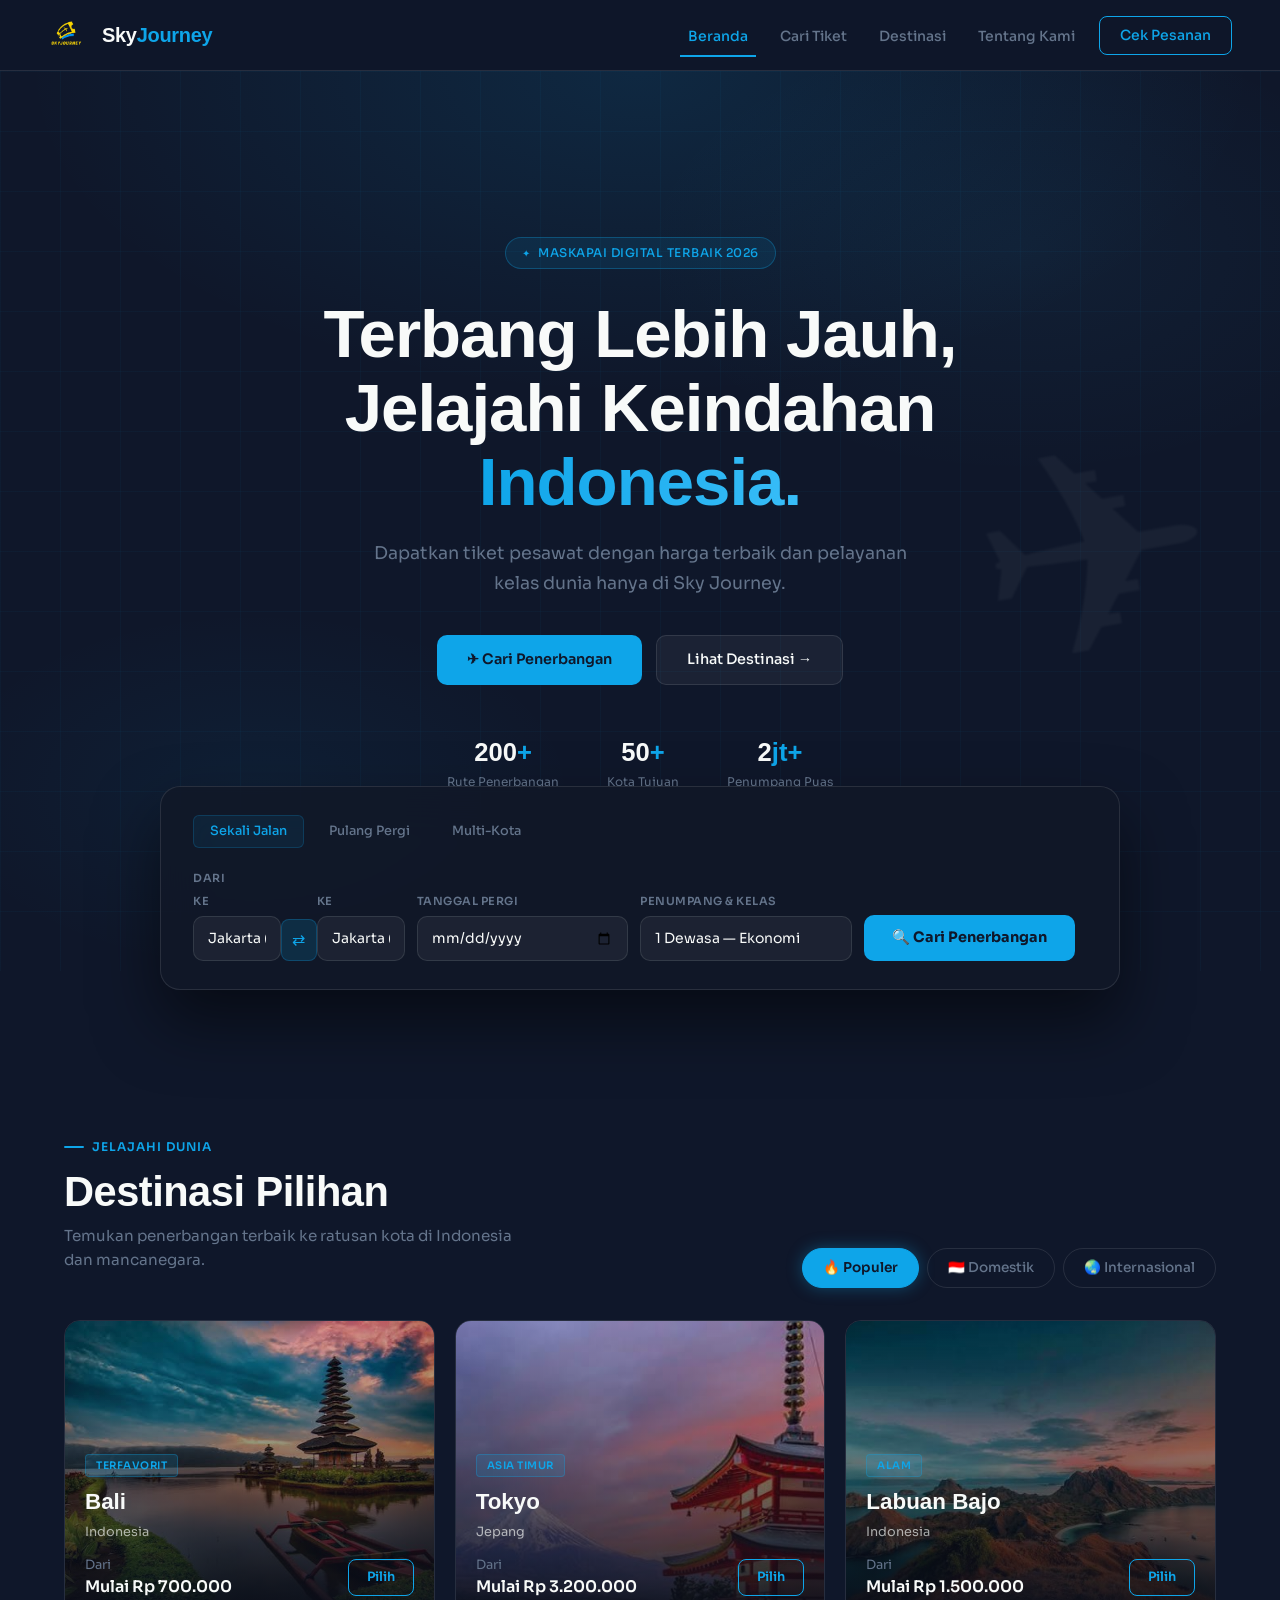
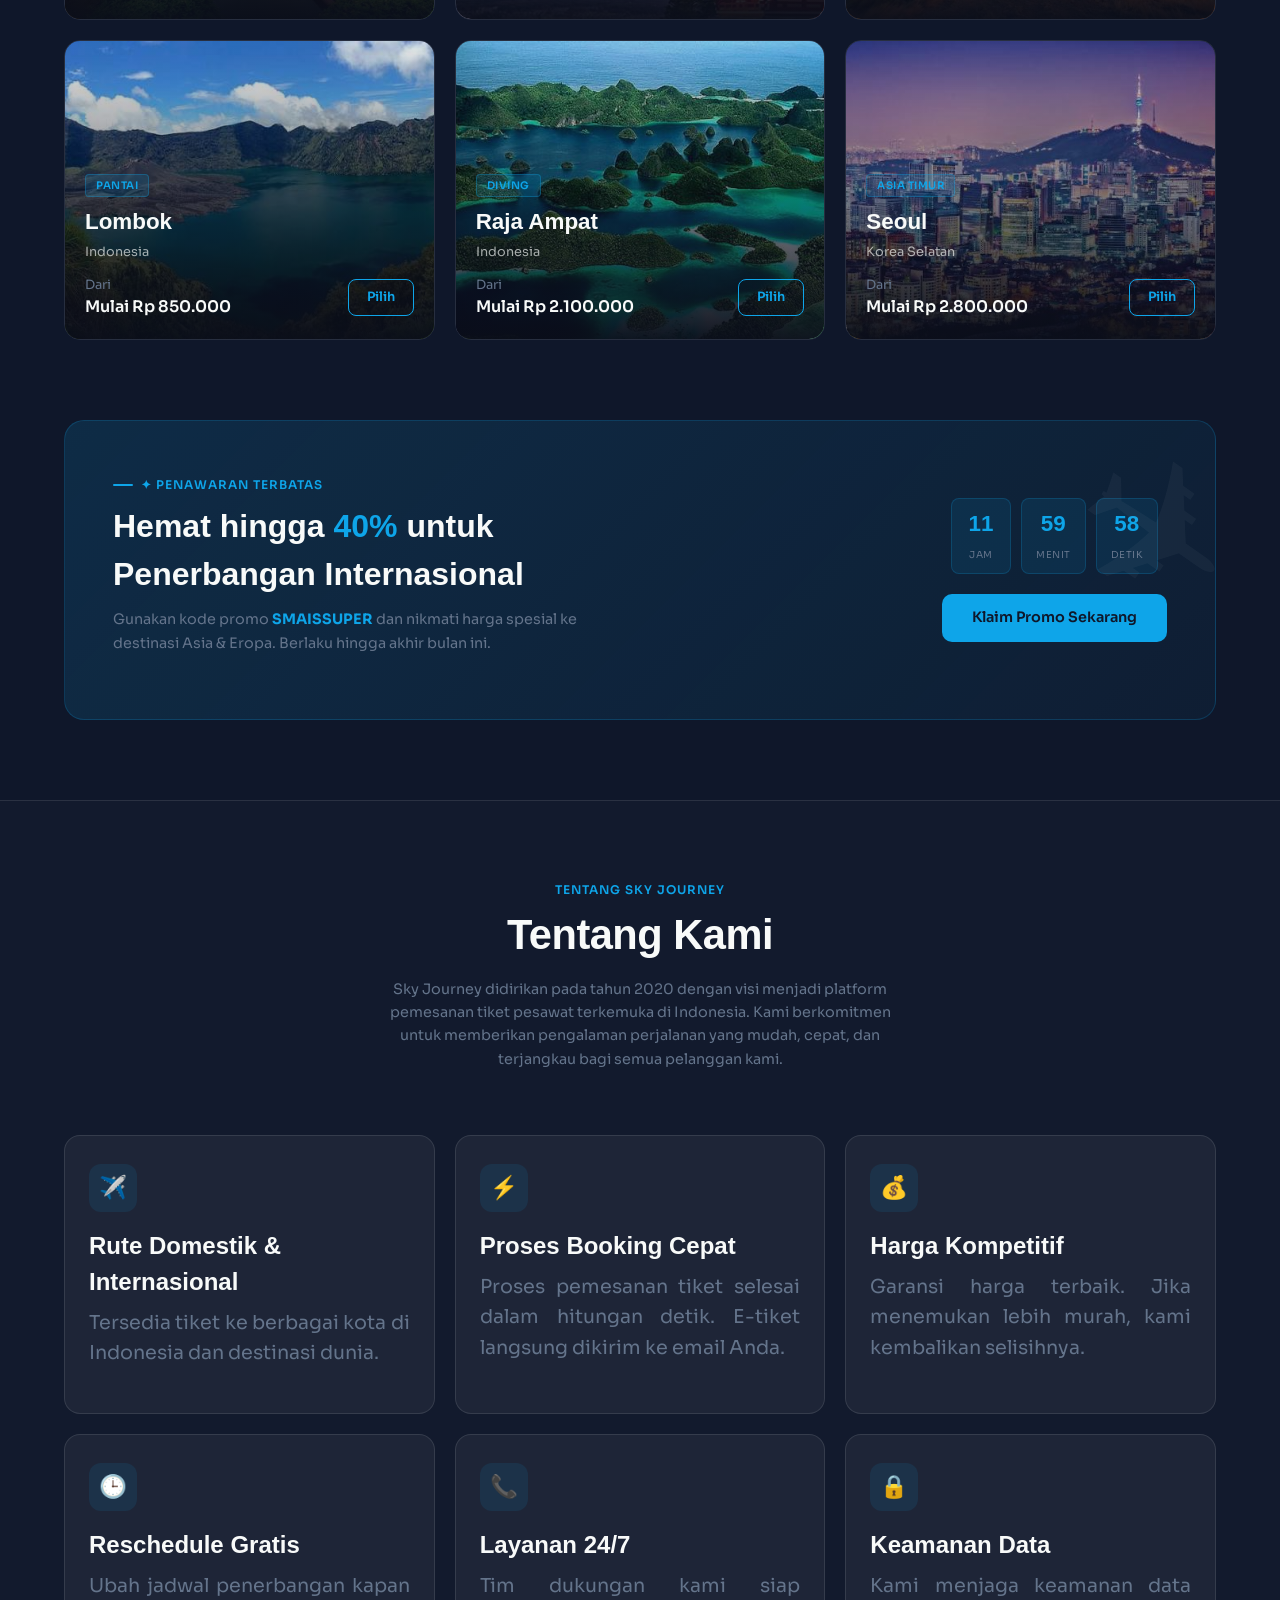
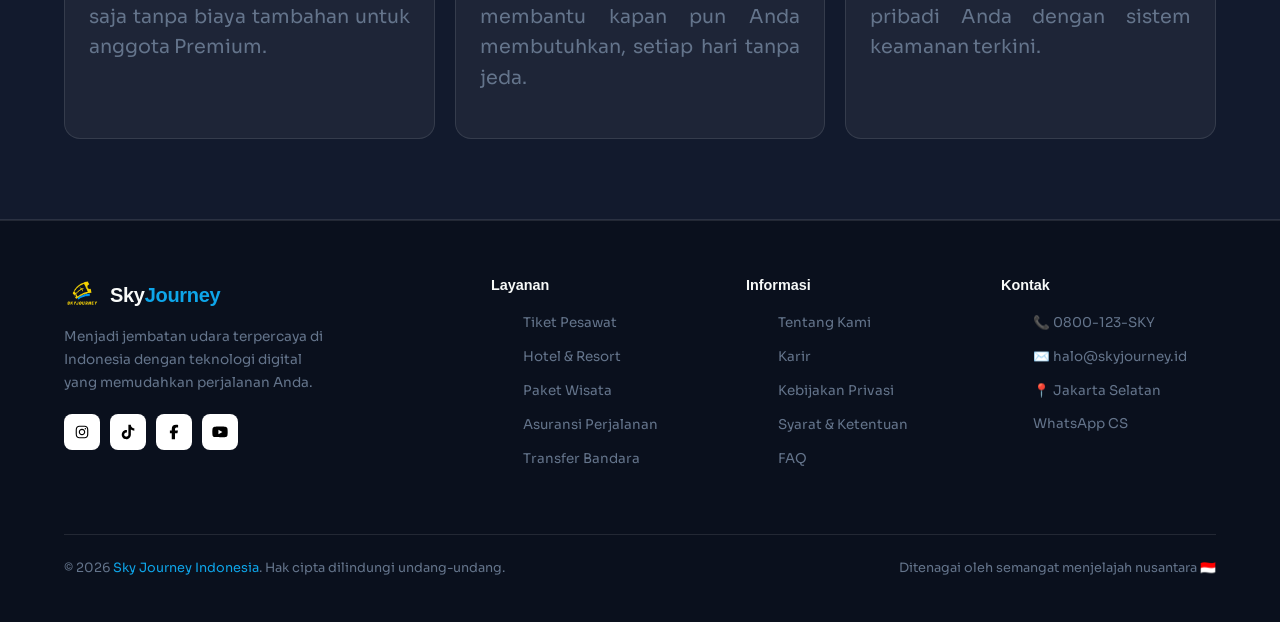
<file: index.html>
<!DOCTYPE html>
<html lang="id">
<head>
  <meta charset="UTF-8" />
  <meta name="viewport" content="width=device-width, initial-scale=1.0" />
  <title>Sky Journey — Terbang Lebih Jauh</title>
  <link rel="shortcut icon" href="logo-skyjourney.png" type="image/png">
  <link rel="preconnect" href="https://fonts.googleapis.com" />
  <link rel="preconnect" href="https://fonts.gstatic.com" crossorigin />
  <link href="https://fonts.googleapis.com/css2?family=Clash+Display:wght@400;500;600;700&family=Sora:wght@300;400;500;600&display=swap" rel="stylesheet" />
  <link href="https://cdn.jsdelivr.net/npm/bootstrap@5.3.0/dist/css/bootstrap.min.css" rel="stylesheet" />
  <link rel="stylesheet" href="style.css">
</head>
<body>

<!-- ─── NOTIFICATION TOAST ─── -->
<div class="notif-toast" id="notifToast">
  <div class="notif-icon">✈️</div>
  <div class="notif-text">
    <div class="notif-title" id="notifTitle">Penerbangan Dipilih!</div>
    <div class="notif-sub" id="notifSub">Tambahkan ke keranjang untuk melanjutkan.</div>
  </div>
</div>

<!-- ─── NAVBAR ─── -->
<nav class="navbar navbar-expand-lg navbar-dark navbar-glass sticky-top">
  <div class="container-fluid px-lg-5">
    <!-- Logo -->
    <a class="navbar-brand nav-logo" href="#">
      <img src="assets/logo-skyjourney.png" alt="logo" class="nav-logo-icon me-2" />
      <span class="nav-logo-text">Sky<span>Journey</span></span>
    </a>

    <!-- Hamburger Button -->
    <button class="navbar-toggler border-0 shadow-none" type="button" data-bs-toggle="collapse" data-bs-target="#navbarNav" 
            aria-controls="navbarNav" aria-expanded="false" aria-label="Toggle navigation">
      <span class="navbar-toggler-icon"></span>
    </button>

    <!-- Navigation Items -->
    <div class="collapse navbar-collapse" id="navbarNav">
      <ul class="navbar-nav ms-auto align-items-lg-center gap-lg-3">
        <li class="nav-item">
          <a class="nav-link active" href="#">Beranda</a>
        </li>
        <li class="nav-item">
          <a class="nav-link" href="#search-panel">Cari Tiket</a>
        </li>
        <li class="nav-item">
          <a class="nav-link" href="#destinasi">Destinasi</a>
        </li>
        <li class="nav-item">
          <a class="nav-link" href="#keunggulan">Tentang Kami</a>
        </li>
        <li class="nav-item">
          <a href="pesanan.html" class="btn btn-outline-custom" style="text-decoration: none; display: inline-block;">Cek Pesanan</a>
        </li>
      </ul>
    </div>
  </div>
</nav>

<!-- ─── HERO ─── -->
<section class="hero" id="beranda">
    <div class="hero-plane">✈</div>

  <div class="hero-content">
    <div class="hero-badge">Maskapai Digital Terbaik 2026</div>
    <h1>Terbang Lebih Jauh,<br/>Jelajahi Keindahan <span class="highlight">Indonesia.</span></h1>
    <p class="hero-sub">Dapatkan tiket pesawat dengan harga terbaik dan pelayanan kelas dunia hanya di Sky Journey.</p>
    <div class="hero-actions">
      <a href="#search-panel" class="btn-primary">✈ Cari Penerbangan</a>
      <a href="#destinasi" class="btn-ghost">Lihat Destinasi →</a>
    </div>
  </div>

  <div class="hero-stats">
    <div class="stat-item">
      <div class="stat-num">200<span>+</span></div>
      <div class="stat-label">Rute Penerbangan</div>
    </div>
    <div class="stat-item">
      <div class="stat-num">50<span>+</span></div>
      <div class="stat-label">Kota Tujuan</div>
    </div>
    <div class="stat-item">
      <div class="stat-num">2<span>jt+</span></div>
      <div class="stat-label">Penumpang Puas</div>
    </div>
</div>
</section>

  <!-- SEARCH PANEL -->
   <div id="search-panel">

       <div class="search-wrapper">
           <div class="search-panel">
               <div class="search-tabs">
        <button class="search-tab active" onclick="setSearchTab(this)">Sekali Jalan</button>
        <button class="search-tab" onclick="setSearchTab(this)">Pulang Pergi</button>
        <button class="search-tab" onclick="setSearchTab(this)">Multi-Kota</button>
      </div>

      <div class="search-grid">
        <div class="route-swap-wrapper">
          <div class="search-field">
            <label>Dari</label>
            <!-- <input type="text" placeholder="Jakarta (CGK)" /> -->
                           <label>Ke</label>
              <select>
                <option> Jakarta (CGK)</option>
                <option> Bandung (BDO)</option>
                <option> Surabaya (SUB)</option>
                <option> Yogyakarta (JOG)</option>
                <option> Bali (DPS)</option>
              </select>
          </div>
          <button class="swap-btn" title="Tukar rute">⇄</button>
          <div class="search-field">
              <label>Ke</label>
              <select>
                <option> Jakarta (CGK)</option>
                <option> Bandung (BDO)</option>
                <option> Surabaya (SUB)</option>
                <option> Yogyakarta (JOG)</option>
                <option> Bali (DPS)</option>
              </select>
              <!-- <input type="text" placeholder="Bali (DPS)" /> -->
            </div>
        </div>
        
        <div class="search-field">
            <label>Tanggal Pergi</label>
            <input type="date" />
        </div>
        
        <div class="search-field">
            <label>Penumpang & Kelas</label>
          <select>
            <option>1 Dewasa — Ekonomi</option>
            <option>2 Dewasa — Ekonomi</option>
            <option>1 Dewasa — Bisnis</option>
            <option>2 Dewasa — Bisnis</option>
          </select>
        </div>

        <button class="btn-search" onclick="showNotif('Mencari penerbangan…', 'Silakan tunggu sebentar.')">
          <a href="#destinasi">🔍 Cari Penerbangan</a>
        </button>
    </div>
</div>
</div>
</div>

<!-- ─── DESTINASI ─── -->
<section id="destinasi">
  <div class="destinasi-header">
    <div>
      <div class="section-label">Jelajahi Dunia</div>
      <h2 class="section-title">Destinasi Pilihan</h2>
      <p class="section-desc">Temukan penerbangan terbaik ke ratusan kota di Indonesia dan mancanegara.</p>
    </div>
    <div class="filter-tabs">
      <button class="filter-tab active" onclick="filterDest(this, 'populer')">🔥 Populer</button>
      <button class="filter-tab" onclick="filterDest(this, 'domestik')">🇮🇩 Domestik</button>
      <button class="filter-tab" onclick="filterDest(this, 'internasional')">🌏 Internasional</button>
    </div>
  </div>

  <div class="dest-grid" id="destGrid"></div>
</section>

<!-- ─── PROMO ─── -->
<section id="promo">
  <div class="promo-banner">
    <div class="promo-text">
      <div class="section-label">✦ Penawaran Terbatas</div>
      <div class="promo-title">Hemat hingga <span>40%</span> untuk<br/>Penerbangan Internasional</div>
      <p class="promo-desc">Gunakan kode promo <strong style="color:var(--sky-cyan)">SMAISSUPER</strong> dan nikmati harga spesial ke destinasi Asia & Eropa. Berlaku hingga akhir bulan ini.</p>
    </div>
    <div class="promo-action">
      <div class="promo-countdown">
        <div class="count-box"><span class="count-num" id="cHour">12</span><span class="count-label">Jam</span></div>
        <div class="count-box"><span class="count-num" id="cMin">45</span><span class="count-label">Menit</span></div>
        <div class="count-box"><span class="count-num" id="cSec">00</span><span class="count-label">Detik</span></div>
      </div>
      <button class="btn-primary" style="width:100%;justify-content:center;margin-top:12px" onclick="showNotif('Kode Promo Tersedia!', 'SMAISSUPER — Diskon 40% aktif.')">
        Klaim Promo Sekarang
      </button>
    </div>
  </div>
</section>

<!-- ─── KEUNGGULAN ─── -->
<section id="keunggulan">
  <div class="keunggulan-header">
    <div class="section-label">Tentang Sky Journey</div>
    <h2 class="section-title">Tentang Kami</h2>
    <p class="section-desc">Sky Journey didirikan pada tahun 2020 dengan visi menjadi platform pemesanan tiket pesawat terkemuka di Indonesia. Kami berkomitmen untuk memberikan pengalaman perjalanan yang mudah, cepat, dan terjangkau bagi semua pelanggan kami.</p>
  </div>
  <div class="keunggulan-grid">
    <div class="feat-card">
      <div class="feat-icon">✈️</div>
      <div class="feat-title">Rute Domestik & Internasional</div>
      <p class="feat-desc">Tersedia tiket ke berbagai kota di Indonesia dan destinasi dunia.</p>
    </div>
    <div class="feat-card">
      <div class="feat-icon">⚡</div>
      <div class="feat-title">Proses Booking Cepat</div>
      <p class="feat-desc">Proses pemesanan tiket selesai dalam hitungan detik. E-tiket langsung dikirim ke email Anda.</p>
    </div>
    <div class="feat-card">
      <div class="feat-icon">💰</div>
      <div class="feat-title">Harga Kompetitif</div>
      <p class="feat-desc">Garansi harga terbaik. Jika menemukan lebih murah, kami kembalikan selisihnya.</p>
    </div>
    <div class="feat-card">
      <div class="feat-icon">🕒</div>
      <div class="feat-title">Reschedule Gratis</div>
      <p class="feat-desc">Ubah jadwal penerbangan kapan saja tanpa biaya tambahan untuk anggota Premium.</p>
    </div>
    <div class="feat-card">
      <div class="feat-icon">📞</div>
      <div class="feat-title">Layanan 24/7</div>
      <p class="feat-desc">Tim dukungan kami siap membantu kapan pun Anda membutuhkan, setiap hari tanpa jeda.</p>
    </div>
    <div class="feat-card">
      <div class="feat-icon">🔒</div>
      <div class="feat-title">Keamanan Data</div>
      <p class="feat-desc">Kami menjaga keamanan data pribadi Anda dengan sistem keamanan terkini.</p>
    </div>
  </div>
</section>

<!-- ─── FOOTER ─── -->
<footer>
  <div class="footer-grid">
    <div class="footer-brand">
      <a href="#" class="nav-logo" style="display:inline-flex">
        <img src="assets/logo-skyjourney.png" alt="logo" class="nav-logo-icon" />
        <span class="nav-logo-text">Sky<span>Journey</span></span>
      </a>
      <p class="footer-desc">Menjadi jembatan udara terpercaya di Indonesia dengan teknologi digital yang memudahkan perjalanan Anda.</p>
      <div class="social-links">
        <a href="https://www.instagram.com/" class="social-btn" title="Instagram"><img src="assets/instagram-brands-solid-full.svg" alt="Instagram" class="social-icon"></a>
        <a href="https://www.tiktok.com/" class="social-btn" title="Tiktok">
          <img class="social-icon" src="assets/tiktok-brands-solid-full.svg" alt="Tiktok" />
        </a>
        <a href="https://www.facebook.com/" class="social-btn" title="Facebook"><img src="assets/facebook-f-brands-solid-full.svg" alt="Facebook" class="social-icon"></a>
        <a href="https://www.youtube.com/" class="social-btn" title="YouTube"><img src="assets/youtube-brands-solid-full.svg" alt="YouTube" class="social-icon"></a>
      </div>
    </div>

    <div class="footer-col">
      <h4>Layanan</h4>
      <ul>
        <li><a href="#">Tiket Pesawat</a></li>
        <li><a href="#">Hotel & Resort</a></li>
        <li><a href="#">Paket Wisata</a></li>
        <li><a href="#">Asuransi Perjalanan</a></li>
        <li><a href="#">Transfer Bandara</a></li>
      </ul>
    </div>

    <div class="footer-col">
      <h4>Informasi</h4>
      <ul>
        <li><a href="#keunggulan">Tentang Kami</a></li>
        <li><a href="#keunggulan">Karir</a></li>
        <li><a href="#keunggulan">Kebijakan Privasi</a></li>
        <li><a href="#keunggulan">Syarat & Ketentuan</a></li>
        <li><a href="#keunggulan">FAQ</a></li>
      </ul>
    </div>

    <div class="footer-col">
      <h4>Kontak</h4>
      <ul>
        <li><a href="tel:0800123SKY">📞 0800-123-SKY</a></li>
        <li><a href="mailto:halo@skyjourney.id">✉️ halo@skyjourney.id</a></li>
        <li><a href="https://maps.google.com/?q=Jakarta+Selatan" target="_blank">📍 Jakarta Selatan</a></li>
        <li><a href="https://wa.me/62800123SKY" target="_blank" style="margin-top:12px;display:block">WhatsApp CS</a></li>
      </ul>
    </div>
  </div>

  <div class="footer-bottom">
    <p>© 2026 <span>Sky Journey Indonesia</span>. Hak cipta dilindungi undang-undang.</p>
    <p>Ditenagai oleh semangat menjelajah nusantara 🇮🇩</p>
  </div>
</footer>

<!-- ─── JAVASCRIPT ─── -->
<script src="https://cdn.jsdelivr.net/npm/bootstrap@5.3.0/dist/js/bootstrap.bundle.min.js"></script>
<script src="script.js"></script>
</body>
</html>
</file>
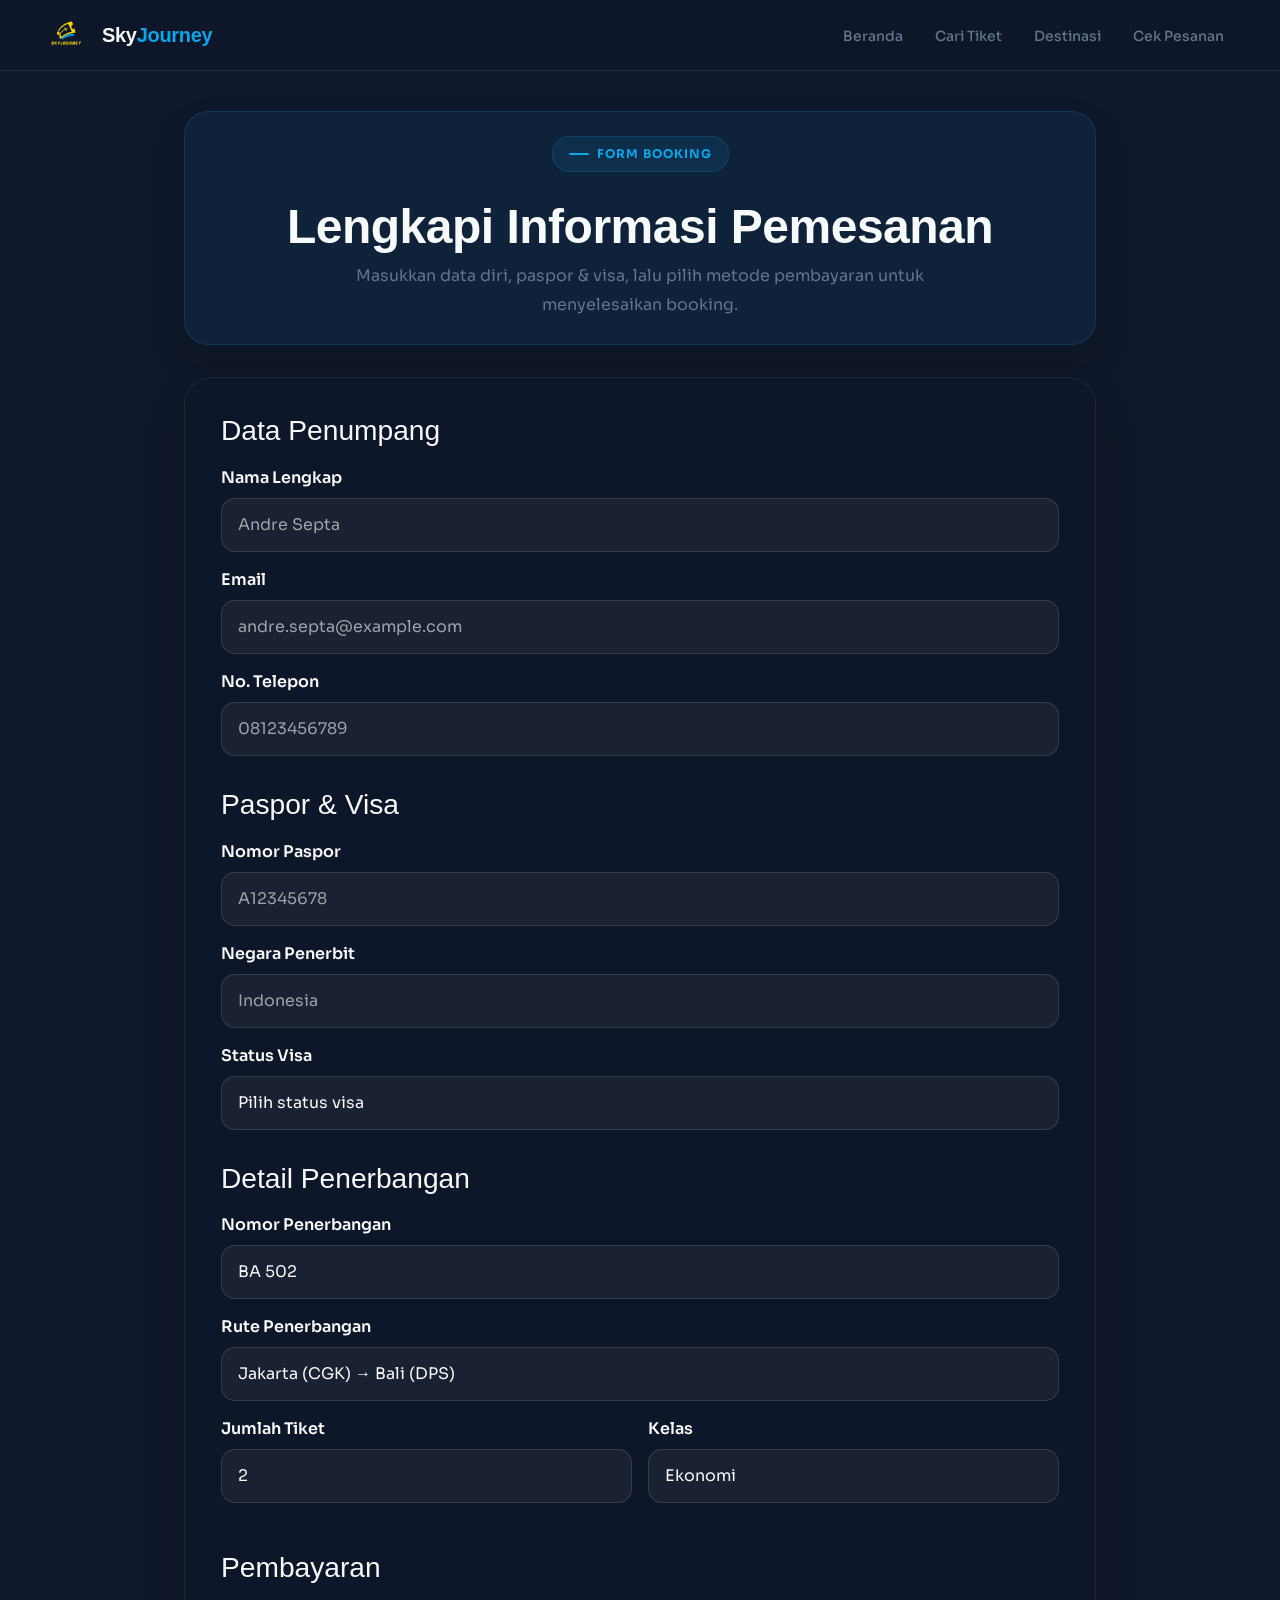
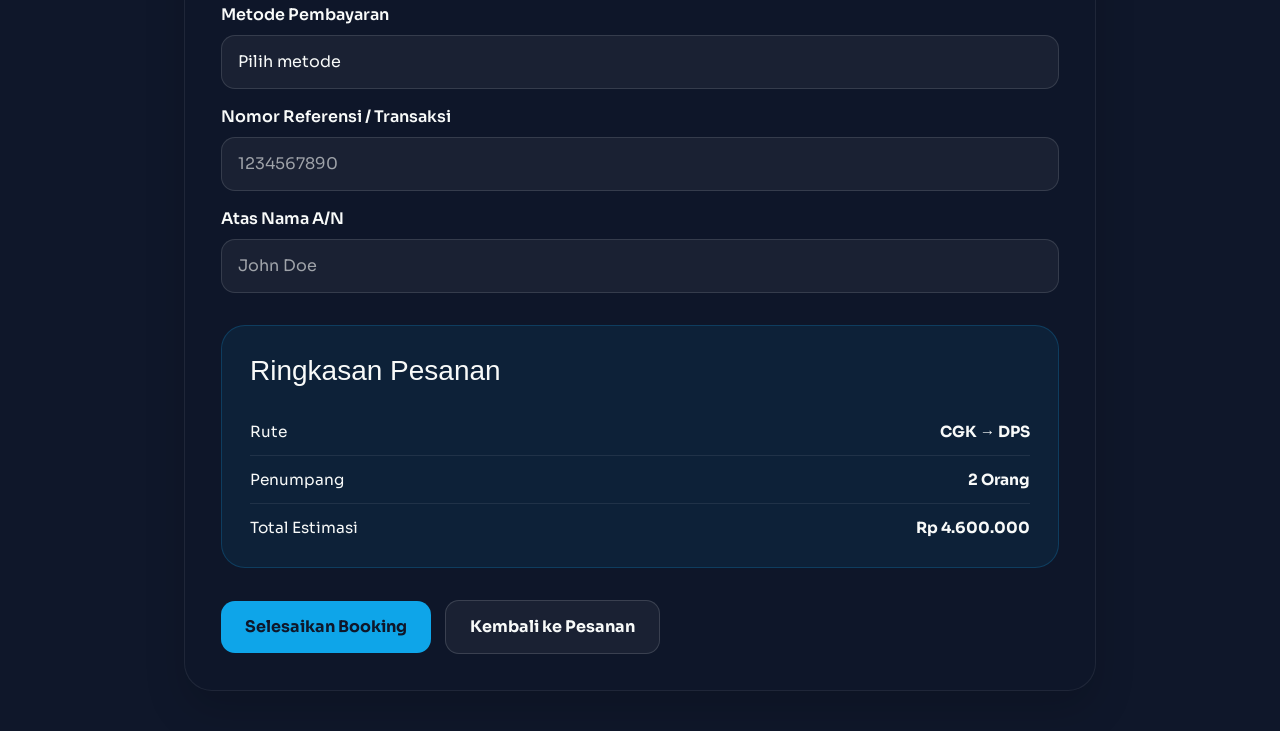
<file: booking.html>
<!DOCTYPE html>
<html lang="id">
<head>
  <meta charset="UTF-8" />
  <meta name="viewport" content="width=device-width, initial-scale=1.0" />
  <title>Booking — Sky Journey</title>
  <link rel="shortcut icon" href="logo-skyjourney.png" type="image/png">
  <link rel="preconnect" href="https://fonts.googleapis.com" />
  <link rel="preconnect" href="https://fonts.gstatic.com" crossorigin />
  <link href="https://fonts.googleapis.com/css2?family=Clash+Display:wght@400;500;600;700&family=Sora:wght@300;400;500;600&display=swap" rel="stylesheet" />
  <link href="https://cdn.jsdelivr.net/npm/bootstrap@5.3.0/dist/css/bootstrap.min.css" rel="stylesheet" />
  <link rel="stylesheet" href="style.css">
  <link rel="stylesheet" href="booking.css">

</head>
<body>

<nav class="navbar navbar-expand-lg navbar-dark navbar-glass sticky-top">
  <div class="container-fluid px-lg-5">
    <a class="navbar-brand nav-logo" href="index.html">
      <img src="assets/logo-skyjourney.png" alt="logo" class="nav-logo-icon me-2" />
      <span class="nav-logo-text">Sky<span>Journey</span></span>
    </a>
    <button class="navbar-toggler border-0 shadow-none" type="button" data-bs-toggle="collapse" data-bs-target="#navbarNav" aria-controls="navbarNav" aria-expanded="false" aria-label="Toggle navigation">
      <span class="navbar-toggler-icon"></span>
    </button>
    <div class="collapse navbar-collapse" id="navbarNav">
      <ul class="navbar-nav ms-auto align-items-lg-center gap-lg-3">
        <li class="nav-item"><a class="nav-link" href="index.html">Beranda</a></li>
        <li class="nav-item"><a class="nav-link" href="index.html#search-panel">Cari Tiket</a></li>
        <li class="nav-item"><a class="nav-link" href="index.html#destinasi">Destinasi</a></li>
        <li class="nav-item"><a class="nav-link" href="pesanan.html">Cek Pesanan</a></li>
      </ul>
    </div>
  </div>
</nav>

<div class="booking-container">
  <div class="booking-header">
    <div class="section-label">Form Booking</div>
    <h1 class="section-title">Lengkapi Informasi Pemesanan</h1>
    <p class="section-desc">Masukkan data diri, paspor & visa, lalu pilih metode pembayaran untuk menyelesaikan booking.</p>
  </div>

  <div class="booking-card">
    <form id="bookingForm">
      <div class="form-section">
        <h2>Data Penumpang</h2>
        <label class="form-label" for="fullName">Nama Lengkap</label>
        <input type="text" id="fullName" class="form-control" placeholder="Andre Septa" required>

        <label class="form-label" for="email">Email</label>
        <input type="email" id="email" class="form-control" placeholder="andre.septa@example.com" required>

        <label class="form-label" for="phone">No. Telepon</label>
        <input type="tel" id="phone" class="form-control" placeholder="08123456789" required>
      </div>

      <div class="form-section">
        <h2>Paspor & Visa</h2>
        <label class="form-label" for="passport">Nomor Paspor</label>
        <input type="text" id="passport" class="form-control" placeholder="A12345678" required>

        <label class="form-label" for="passportCountry">Negara Penerbit</label>
        <input type="text" id="passportCountry" class="form-control" placeholder="Indonesia" required>

        <label class="form-label" for="visaStatus">Status Visa</label>
        <select id="visaStatus" class="form-select" required>
          <option style="color: #000;" value="">Pilih status visa</option>
          <option style="color: #000;" value="sudah">Sudah dimiliki</option>
          <option style="color: #000;" value="proses">Dalam proses</option>
          <option style="color: #000;" value="tidak">Tidak diperlukan</option>
          <option style="color: #000;" value="penahanan">Dalam Penahanan</option>
        </select>
      </div>

      <div class="form-section">
        <h2>Detail Penerbangan</h2>
        <label class="form-label" for="flightNumber">Nomor Penerbangan</label>
        <input type="text" id="flightNumber" class="form-control" placeholder="GA 101" value="BA 502">

        <label class="form-label" for="route">Rute Penerbangan</label>
        <input type="text" id="route" class="form-control" placeholder="Jakarta (CGK) → Bali (DPS)" value="Jakarta (CGK) → Bali (DPS)">

        <div class="row g-3">
          <div class="col-md-6">
            <label class="form-label" for="ticketCount">Jumlah Tiket</label>
            <input type="number" id="ticketCount" class="form-control" min="1" value="2" required>
          </div>
          <div class="col-md-6">
            <label class="form-label" for="seatClass">Kelas</label>
            <select id="seatClass" class="form-select">
              <option style="color: #000;" value="Ekonomi">Ekonomi  </option>
              <option style="color: #000;" value="bisnis">Bisnis</option>
              <option style="color: #000;" value="first-class">First Class</option>
            </select>
          </div>
        </div>
      </div>

      <div class="form-section">
        <h2>Pembayaran</h2>
        <label class="form-label" for="paymentMethod">Metode Pembayaran</label>
        <select id="paymentMethod" class="form-select" required>
          <option style="color: #000;" value="">Pilih metode</option>
          <option style="color: #000;" value="transfer">Transfer Bank</option>
          <option style="color: #000;" value="ewallet">E-Wallet</option>
          <option style="color: #000;" value="kredit">Kartu Kredit</option>
        </select>

        <label class="form-label" for="paymentReference">Nomor Referensi / Transaksi</label>
        <input type="text" id="paymentReference" class="form-control" placeholder="1234567890" required>
        <label class="form-label" for="accountName">Atas Nama A/N</label>
        <input type="text" id="accountName" class="form-control" placeholder="John Doe" required>
      </div>

      <div class="booking-summary">
        <h3>Ringkasan Pesanan</h3>
        <div class="price-row"><span class="price-label">Rute</span><span class="price-value">CGK → DPS</span></div>
        <div class="price-row"><span class="price-label">Penumpang</span><span class="price-value">2 Orang</span></div>
        <div class="price-row"><span class="price-label">Total Estimasi</span><span class="price-value">Rp 4.600.000</span></div>
      </div>

      <div class="submit-actions">
        <button type="submit" class="btn btn-submit">Selesaikan Booking</button>
        <a href="pesanan.html" class="btn btn-secondary">Kembali ke Pesanan</a>
      </div>
    </form>
  </div>
</div>

<script src="https://cdn.jsdelivr.net/npm/bootstrap@5.3.0/dist/js/bootstrap.bundle.min.js"></script>
<script>
document.getElementById('bookingForm').addEventListener('submit', function(event) {
  event.preventDefault();
  alert('Booking berhasil disimpan! Silakan cek email konfirmasi Anda.');
  window.location.href = 'pesanan.html';
});
</script>
</body>
</html>
</file>
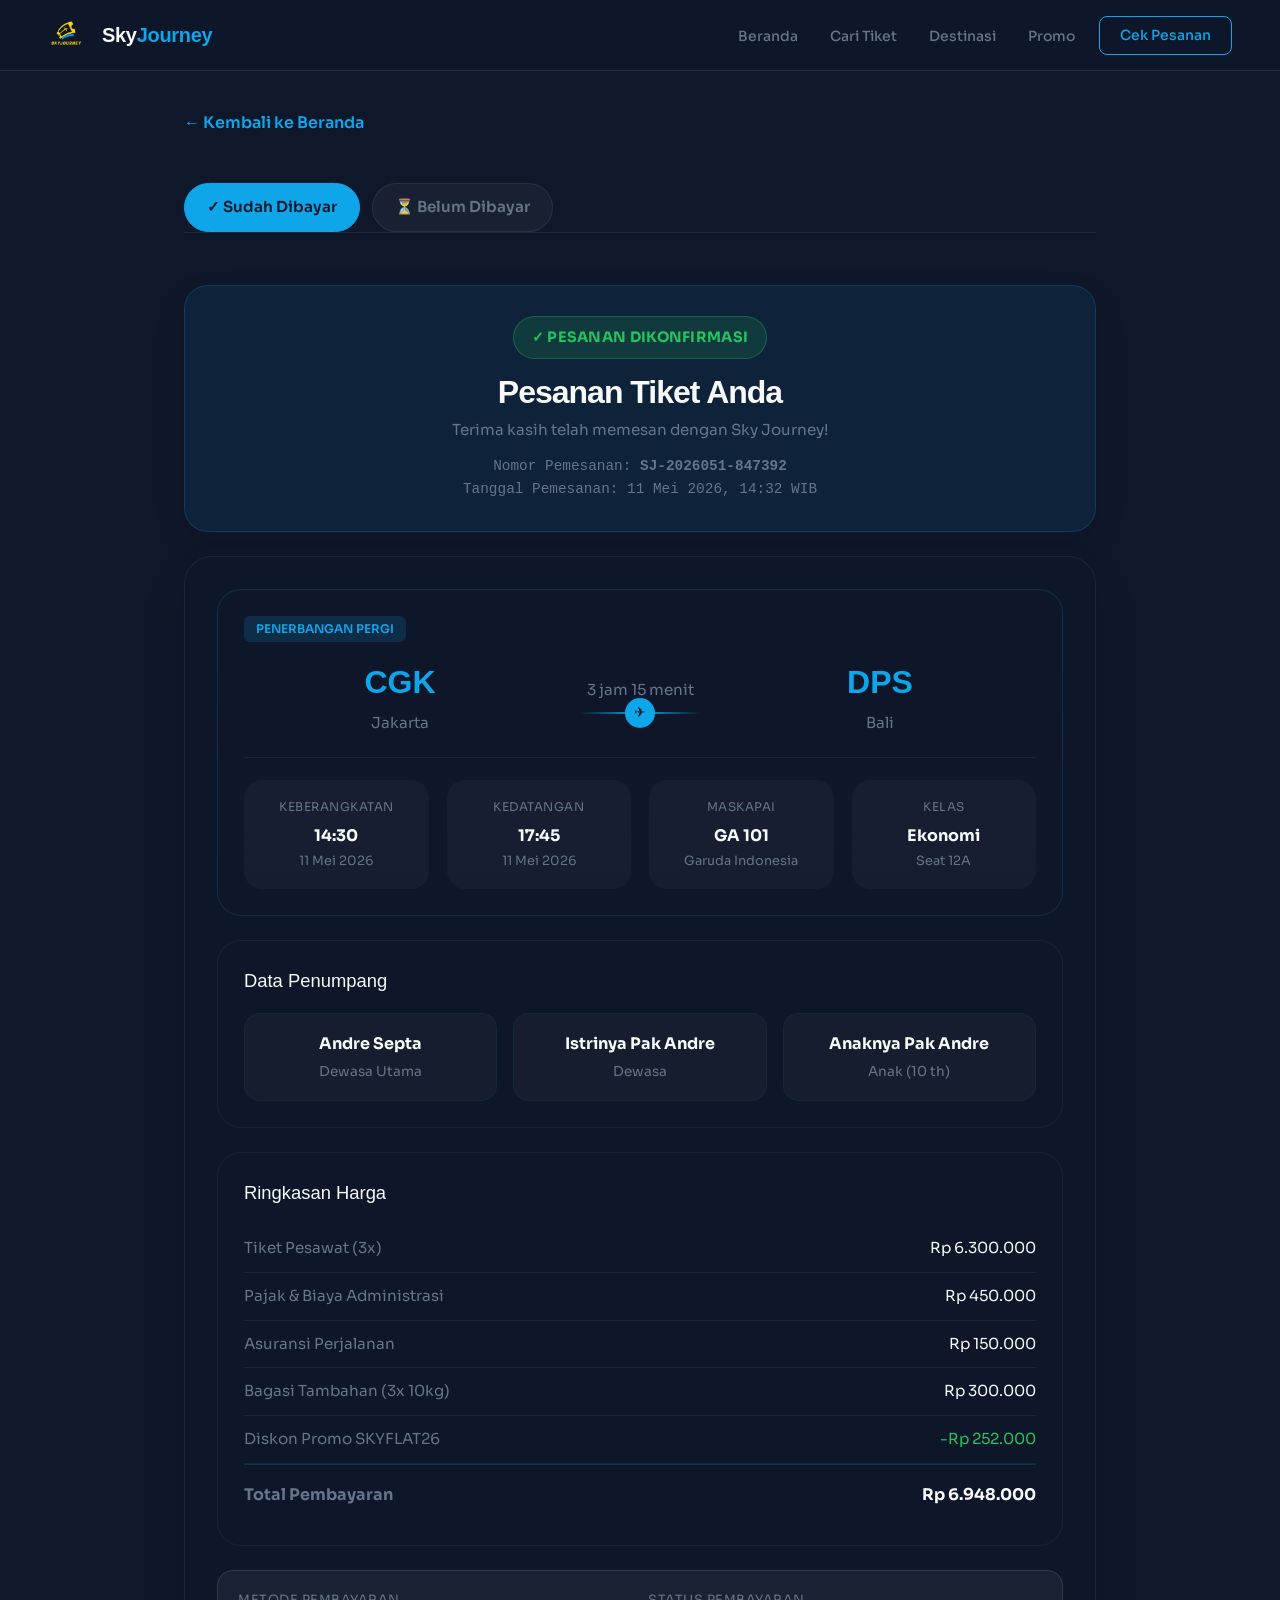
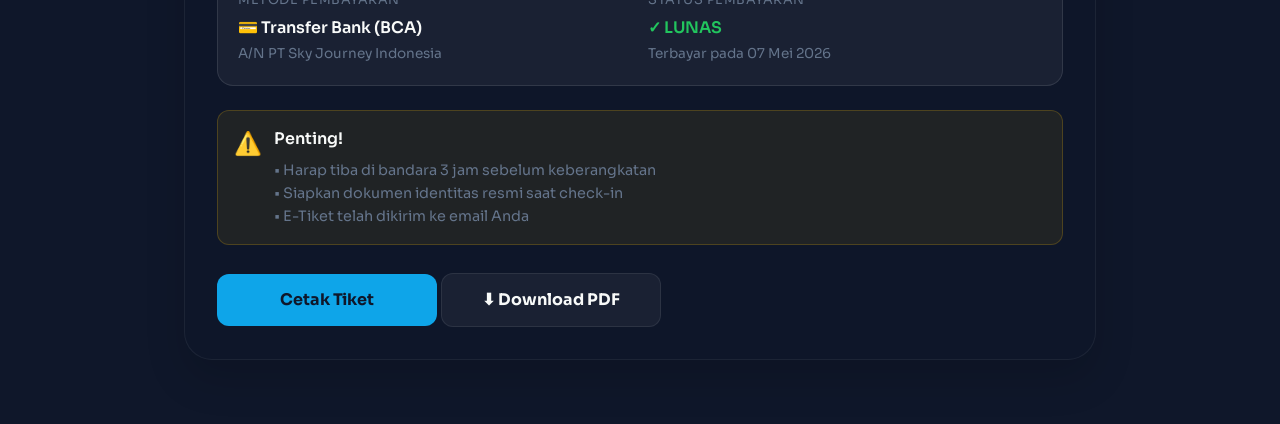
<file: pesanan.html>
<!DOCTYPE html>
<html lang="id">
<head>
  <meta charset="UTF-8" />
  <meta name="viewport" content="width=device-width, initial-scale=1.0" />
  <title>Cek Pesanan — Sky Journey</title>
  <link rel="shortcut icon" href="logo-skyjourney.png" type="image/png">
  <link rel="preconnect" href="https://fonts.googleapis.com" />
  <link rel="preconnect" href="https://fonts.gstatic.com" crossorigin />
  <link href="https://fonts.googleapis.com/css2?family=Clash+Display:wght@400;500;600;700&family=Sora:wght@300;400;500;600&display=swap" rel="stylesheet" />
  <link href="https://cdn.jsdelivr.net/npm/bootstrap@5.3.0/dist/css/bootstrap.min.css" rel="stylesheet" />
  <link rel="stylesheet" href="style.css">
  <link rel="stylesheet" href="pesanan.css">
</head>
<body>

<!-- ─── NOTIFICATION TOAST ─── -->
<div class="notif-toast" id="notifToast">
  <div class="notif-icon">✈️</div>
  <div class="notif-text">
    <div class="notif-title" id="notifTitle">Pesanan Berhasil!</div>
    <div class="notif-sub" id="notifSub">Tiket Anda telah dikonfirmasi.</div>
  </div>
</div>

<!-- ─── NAVBAR ─── -->
<nav class="navbar navbar-expand-lg navbar-dark navbar-glass sticky-top">
  <div class="container-fluid px-lg-5">
    <a class="navbar-brand nav-logo" href="index.html">
      <img src="assets/logo-skyjourney.png" alt="logo" class="nav-logo-icon me-2" />
      <span class="nav-logo-text">Sky<span>Journey</span></span>
    </a>
    <button class="navbar-toggler border-0 shadow-none" type="button" data-bs-toggle="collapse" data-bs-target="#navbarNav" aria-controls="navbarNav" aria-expanded="false" aria-label="Toggle navigation">
      <span class="navbar-toggler-icon"></span>
    </button>
    <div class="collapse navbar-collapse" id="navbarNav">
      <ul class="navbar-nav ms-auto align-items-lg-center gap-lg-3">
        <li class="nav-item"><a class="nav-link" href="index.html">Beranda</a></li>
        <li class="nav-item"><a class="nav-link" href="index.html#search-panel">Cari Tiket</a></li>
        <li class="nav-item"><a class="nav-link" href="index.html#destinasi">Destinasi</a></li>
        <li class="nav-item"><a class="nav-link" href="index.html#promo">Promo</a></li>
        <li class="nav-item"><a href="pesanan.html" class="btn btn-outline-custom" style="text-decoration:none; display:inline-block;">Cek Pesanan</a></li>
      </ul>
    </div>
  </div>
</nav>

<div class="order-container">
  <a href="index.html" class="back-link">← Kembali ke Beranda</a>
  <div class="order-tabs">
    <button class="tab-button active" onclick="switchTab('sudah-dibayar', this)">✓ Sudah Dibayar</button>
    <button class="tab-button" onclick="switchTab('belum-dibayar', this)">⏳ Belum Dibayar</button>
  </div>

  <div id="sudah-dibayar" class="tab-content active">
    <div class="order-header">
      <div class="order-status">✓ PESANAN DIKONFIRMASI</div>
      <h1 style="font-family: 'Clash Display', sans-serif; margin: 0; font-size: 2rem; margin-bottom: 8px;">Pesanan Tiket Anda</h1>
      <p style="color: var(--slate-gray); margin: 0; font-size: 0.95rem;">Terima kasih telah memesan dengan Sky Journey!</p>
      <div class="order-number">Nomor Pemesanan: <strong>SJ-2026051-847392</strong><br>Tanggal Pemesanan: 11 Mei 2026, 14:32 WIB</div>
    </div>

    <div class="order-panel">
      <div class="flight-card">
        <div style="margin-bottom: 16px;"><span style="display:inline-block;padding:4px 12px;background:rgba(14,165,233,0.15);border-radius:6px;font-size:0.75rem;color:var(--sky-cyan);font-weight:600;text-transform:uppercase;">Penerbangan Pergi</span></div>
        <div class="flight-route">
          <div class="airport-info"><div class="airport-code">CGK</div><div class="airport-city">Jakarta</div></div>
          <div class="flight-duration"><div class="duration-time">3 jam 15 menit</div><div class="duration-line"></div></div>
          <div class="airport-info"><div class="airport-code">DPS</div><div class="airport-city">Bali</div></div>
        </div>
        <div class="flight-details">
          <div class="detail-item"><div class="detail-label">Keberangkatan</div><div class="detail-value">14:30</div><div style="font-size:0.8rem;color:var(--slate-gray);margin-top:4px;">11 Mei 2026</div></div>
          <div class="detail-item"><div class="detail-label">Kedatangan</div><div class="detail-value">17:45</div><div style="font-size:0.8rem;color:var(--slate-gray);margin-top:4px;">11 Mei 2026</div></div>
          <div class="detail-item"><div class="detail-label">Maskapai</div><div class="detail-value">GA 101</div><div style="font-size:0.8rem;color:var(--slate-gray);margin-top:4px;">Garuda Indonesia</div></div>
          <div class="detail-item"><div class="detail-label">Kelas</div><div class="detail-value">Ekonomi</div><div style="font-size:0.8rem;color:var(--slate-gray);margin-top:4px;">Seat 12A</div></div>
        </div>
      </div>

      <div class="passenger-info">
        <div class="passenger-title"> Data Penumpang</div>
        <div class="passenger-list">
          <div class="passenger-item"><div class="passenger-name">Andre Septa</div><div class="passenger-type">Dewasa Utama</div></div>
          <div class="passenger-item"><div class="passenger-name">Istrinya Pak Andre</div><div class="passenger-type">Dewasa</div></div>
          <div class="passenger-item"><div class="passenger-name">Anaknya Pak Andre</div><div class="passenger-type">Anak (10 th)</div></div>
        </div>
      </div>

      <div class="price-summary">
        <div class="summary-title"> Ringkasan Harga</div>
        <div class="price-row"><span class="price-label">Tiket Pesawat (3x)</span><span class="price-value">Rp 6.300.000</span></div>
        <div class="price-row"><span class="price-label">Pajak & Biaya Administrasi</span><span class="price-value">Rp 450.000</span></div>
        <div class="price-row"><span class="price-label">Asuransi Perjalanan</span><span class="price-value">Rp 150.000</span></div>
        <div class="price-row"><span class="price-label">Bagasi Tambahan (3x 10kg)</span><span class="price-value">Rp 300.000</span></div>
        <div class="price-row"><span class="price-label">Diskon Promo SKYFLAT26</span><span class="price-value" style="color:#22c55e;">-Rp 252.000</span></div>
        <div class="price-row total"><span class="price-label">Total Pembayaran</span><span class="price-value">Rp 6.948.000</span></div>
      </div>

      <div style="background: var(--glass); border:1px solid var(--glass-border); border-radius:16px; padding:20px; margin-bottom:24px;">
        <div style="display:grid; grid-template-columns:1fr 1fr; gap:16px;">
          <div><div style="font-size:0.8rem;color:var(--slate-gray);text-transform:uppercase;margin-bottom:6px;letter-spacing:0.5px;">Metode Pembayaran</div><div style="font-weight:600;color:var(--cloud-white);">💳 Transfer Bank (BCA)</div><div style="font-size:0.85rem;color:var(--slate-gray);margin-top:4px;">A/N PT Sky Journey Indonesia</div></div>
          <div><div style="font-size:0.8rem;color:var(--slate-gray);text-transform:uppercase;margin-bottom:6px;letter-spacing:0.5px;">Status Pembayaran</div><div style="font-weight:600;color:#22c55e;">✓ LUNAS</div><div style="font-size:0.85rem;color:var(--slate-gray);margin-top:4px;">Terbayar pada 07 Mei 2026</div></div>
        </div>
      </div>

      <div style="background: rgba(255,193,7,0.08); border:1px solid rgba(255,193,7,0.2); border-radius:12px; padding:16px; margin-bottom:28px;">
        <div style="display:flex; gap:12px;"><span style="font-size:1.4rem; flex-shrink:0;">⚠️</span><div><div style="font-weight:600;color:var(--cloud-white);margin-bottom:8px;">Penting!</div><div style="font-size:0.9rem;color:var(--slate-gray);line-height:1.6;">• Harap tiba di bandara 3 jam sebelum keberangkatan<br>• Siapkan dokumen identitas resmi saat check-in<br>• E-Tiket telah dikirim ke email Anda</div></div></div>
      </div>

      <div class="action-buttons">
        <button class="btn-print" onclick="window.print()"> Cetak Tiket</button>
        <button class="btn-download" onclick="alert('Fitur download PDF akan segera tersedia')">⬇ Download PDF</button>
      </div>
    </div>
  </div>

  <div id="belum-dibayar" class="tab-content">
    <div class="order-header">
      <div class="order-status unpaid"> MENUNGGU PEMBAYARAN</div>
      <h1 style="font-family: 'Clash Display', sans-serif; margin: 0; font-size: 2rem; margin-bottom: 8px;">Pesanan Belum Dibayar</h1>
      <p style="color: var(--slate-gray); margin: 0; font-size: 0.95rem;">Selesaikan pembayaran untuk mengkonfirmasi pesanan Anda</p>
      <div class="order-number">Nomor Pemesanan: <strong>SJ-2026050-738291</strong><br>Tanggal Pemesanan: 10 Mei 2026, 09:15 WIB</div>
    </div>

    <div class="order-panel">
      <div class="flight-card">
        <div style="margin-bottom:16px;"><span style="display:inline-block;padding:4px 12px;background:rgba(14,165,233,0.15);border-radius:6px;font-size:0.75rem;color:var(--sky-cyan);font-weight:600;text-transform:uppercase;">Penerbangan Pergi</span></div>
        <div class="flight-route">
          <div class="airport-info"><div class="airport-code">CGK</div><div class="airport-city">Jakarta</div></div>
          <div class="flight-duration"><div class="duration-time">2 jam 50 menit</div><div class="duration-line"></div></div>
          <div class="airport-info"><div class="airport-code">DPS</div><div class="airport-city">Bali</div></div>
        </div>
        <div class="flight-details">
          <div class="detail-item"><div class="detail-label">Keberangkatan</div><div class="detail-value">10:00</div><div style="font-size:0.8rem;color:var(--slate-gray);margin-top:4px;">15 Mei 2026</div></div>
          <div class="detail-item"><div class="detail-label">Kedatangan</div><div class="detail-value">12:50</div><div style="font-size:0.8rem;color:var(--slate-gray);margin-top:4px;">15 Mei 2026</div></div>
          <div class="detail-item"><div class="detail-label">Maskapai</div><div class="detail-value">BA 502</div><div style="font-size:0.8rem;color:var(--slate-gray);margin-top:4px;">Batik Air</div></div>
          <div class="detail-item"><div class="detail-label">Kelas</div><div class="detail-value">Ekonomi</div><div style="font-size:0.8rem;color:var(--slate-gray);margin-top:4px;">Seat 15B</div></div>
        </div>
      </div>

      <div class="passenger-info">
        <div class="passenger-title"> Data Penumpang</div>
        <div class="passenger-list">
          <div class="passenger-item"><div class="passenger-name">Andre Septa</div><div class="passenger-type">Dewasa Utama</div></div>
          <div class="passenger-item"><div class="passenger-name">Istri pak Andre</div><div class="passenger-type">Dewasa</div></div>
        </div>
      </div>

      <div class="price-summary">
        <div class="summary-title"> Ringkasan Harga</div>
        <div class="price-row"><span class="price-label">Tiket Pesawat (2x)</span><span class="price-value">Rp 4.200.000</span></div>
        <div class="price-row"><span class="price-label">Pajak & Biaya Administrasi</span><span class="price-value">Rp 300.000</span></div>
        <div class="price-row"><span class="price-label">Asuransi Perjalanan</span><span class="price-value">Rp 100.000</span></div>
        <div class="price-row total"><span class="price-label">Total Pembayaran</span><span class="price-value">Rp 4.600.000</span></div>
      </div>

      <div style="background: rgba(239,68,68,0.08); border:1px solid rgba(239,68,68,0.2); border-radius:12px; padding:16px; margin-bottom:28px;">
        <div style="display:flex; gap:12px;"><span style="font-size:1.4rem; flex-shrink:0;">⚠️</span><div><div style="font-weight:600;color:var(--cloud-white);margin-bottom:8px;">Batas Waktu Pembayaran</div><div style="font-size:0.9rem;color:var(--slate-gray);line-height:1.6;">Pesanan ini akan dibatalkan otomatis jika pembayaran tidak diterima dalam <strong style="color:#ef4444;">25 menit</strong><br>Tenggat waktu: <strong style="color:#ef4444;">11 Mei 2026, 09:30 WIB</strong></div></div></div>
      </div>

      <div class="action-buttons">
        <button class="btn-download"><a href="booking.html" class="btn-continue" style="color: #fff; text-decoration: none;">→ Lanjutkan ke Pembayaran</a></button>
        <button class="btn-download" onclick="alert('Pesanan ini akan dibatalkan jika tidak dilanjutkan')">❌ Batalkan Pesanan</button>
      </div>
    </div>
  </div>
</div>

<script src="https://cdn.jsdelivr.net/npm/bootstrap@5.3.0/dist/js/bootstrap.bundle.min.js"></script>
<script src="script.js"></script>
<script>
function switchTab(tabName, elem) {
  document.querySelectorAll('.tab-content').forEach(tab => tab.classList.remove('active'));
  document.querySelectorAll('.tab-button').forEach(btn => btn.classList.remove('active'));
  document.getElementById(tabName).classList.add('active');
  if (elem) { elem.classList.add('active'); }
}
</script>
</body>
</html>
</file>
<file: style.css>
*, *::before, *::after { box-sizing: border-box; margin: 0; padding: 0; }

    :root {
      --deep-space: #0F172A;
      --space-mid: #111827;
      --sky-cyan: #0EA5E9;
      --sky-cyan-glow: #38BDF8;
      --cloud-white: #F8FAF9;
      --slate-gray: #64748B;
      --card-bg: rgba(15, 23, 42, 0.6);
      --glass: rgba(248, 250, 249, 0.05);
      --glass-border: rgba(248, 250, 249, 0.1);
      --glass-hover: rgba(248, 250, 249, 0.08);
      --radius: 16px;
      --transition: all 0.3s ease;
    }

    html { scroll-behavior: smooth; }

    body {
      font-family: 'Sora', sans-serif;
      background: var(--deep-space);
      color: var(--cloud-white);
      overflow-x: hidden;
    }

    /* ─── SCROLLBAR ─── */
    ::-webkit-scrollbar { width: 6px; }
    ::-webkit-scrollbar-track { background: var(--deep-space); }
    ::-webkit-scrollbar-thumb { background: var(--slate-gray); border-radius: 3px; }

    /* ─── NAVBAR ─── */
    .navbar-glass {
      position: sticky;
      top: 0;
      z-index: 1030 !important;
      background: rgba(15, 23, 42, 0.7) !important;
      backdrop-filter: blur(20px);
      -webkit-backdrop-filter: blur(20px);
      border-bottom: 1px solid var(--glass-border);
      padding: 0.75rem 0 !important;
    }

    .nav-logo {
      display: flex;
      align-items: center;
      gap: 10px;
      text-decoration: none;
    }

    .nav-logo-icon {
      width: 36px;
      height: 36px;
      border-radius: 10px;
      display: block;
      flex-shrink: 0;
      object-fit: cover;
    }

    .nav-logo-text {
      font-family: 'Clash Display', sans-serif;
      font-size: 1.25rem;
      font-weight: 700;
      color: var(--cloud-white);
      letter-spacing: -0.3px;
    }

    .nav-logo-text span {
      color: var(--sky-cyan);
    }

    /* Bootstrap Navbar Customization */
    .navbar-nav .nav-link {
      color: var(--slate-gray) !important;
      font-size: 0.875rem;
      font-weight: 500;
      transition: var(--transition);
      position: relative;
      padding-bottom: 6px;
    }

    .navbar-nav .nav-link::after {
      content: '';
      position: absolute;
      bottom: -4px;
      left: 0;
      width: 0;
      height: 2px;
      background: var(--sky-cyan);
      transition: var(--transition);
    }

    .navbar-nav .nav-link:hover {
      color: var(--cloud-white) !important;
    }

    .navbar-nav .nav-link:hover::after {
      width: 100%;
    }

    .navbar-nav .nav-link.active {
      color: var(--sky-cyan) !important;
    }

    .navbar-nav .nav-link.active::after {
      width: 100%;
    }

    .btn-outline-custom {
      padding: 8px 20px;
      border: 1.5px solid var(--sky-cyan);
      border-radius: 8px;
      color: var(--sky-cyan);
      background: transparent;
      font-family: 'Sora', sans-serif;
      font-size: 0.875rem;
      font-weight: 500;
      cursor: pointer;
      transition: var(--transition);
      text-decoration: none;
      display: inline-block;
      white-space: nowrap;
    }

    .btn-outline-custom:hover {
      background: var(--sky-cyan);
      color: var(--deep-space);
      box-shadow: 0 0 20px rgba(14, 165, 233, 0.4);
      border-color: var(--sky-cyan);
    }

    /* Hamburger Toggle Icon */
    .navbar-toggler {
      padding: 4px 8px;
    }

    .navbar-toggler:focus {
      box-shadow: none !important;
    }

    .navbar-toggler .navbar-toggler-icon {
      background-image: url("data:image/svg+xml,%3csvg xmlns='http://www.w3.org/2000/svg' viewBox='0 0 30 30'%3e%3cpath stroke='%23f8faf9' stroke-linecap='round' stroke-miterlimit='10' stroke-width='2' d='M4 7h22M4 15h22M4 23h22'/%3e%3c/svg%3e");
    }

    /* Mobile Navbar Adjustment */
    @media (max-width: 991px) {
      .navbar-nav {
        gap: 0 !important;
      }

      .navbar-nav .nav-link {
        padding-left: 10px;
        padding-right: 0;
        padding-top: 12px;
        padding-bottom: 12px;
        border-bottom: 1px solid var(--glass-border);
      }

      .navbar-nav .nav-link:hover {
        background: rgba(14, 165, 233, 0.05);
        border-bottom-color: rgba(14, 165, 233, 0.2);
      }

      .navbar-nav .nav-link.active {
        background: rgba(14, 165, 233, 0.1);
        border-bottom-color: var(--sky-cyan);
      }

      .navbar-nav .navbar-nav .nav-link {
        padding: 12px 10px;
      }

      .navbar-nav .nav-link::after {
        display: none;
      }

      .navbar-nav .nav-item:last-child .nav-link {
        border-bottom: none;
      }

      .navbar-nav .nav-item:last-child {
        margin-top: 8px;
      }

      .navbar-collapse {
        background: rgba(15, 23, 42, 0.97);
        backdrop-filter: blur(20px);
        -webkit-backdrop-filter: blur(20px);
        margin-top: 12px;
        margin-left: 10px;
        padding: 16px 0;
        border-radius: 10px;
        border: 1px solid var(--glass-border);
      }
    }

    /* ─── HERO ─── */
    .hero {
      position: relative;
      min-height: 100vh;
      display: flex;
      flex-direction: column;
      align-items: center;
      justify-content: center;
      text-align: center;
      padding: 80px 5% 200px;
      overflow: hidden;
    }

    /* Stars background */
    .hero::before {
      content: '';
      position: absolute;
      inset: 0;
      background:
        radial-gradient(ellipse 80% 60% at 50% 0%, rgba(14,165,233,0.12) 0%, transparent 60%),
        radial-gradient(ellipse 50% 40% at 20% 80%, rgba(14,165,233,0.06) 0%, transparent 50%),
        radial-gradient(ellipse 60% 50% at 80% 20%, rgba(56,189,248,0.05) 0%, transparent 50%);
      pointer-events: none;
    }

    /* Subtle grid lines */
    .hero::after {
      content: '';
      position: absolute;
      inset: 0;
      background-image:
        linear-gradient(rgba(14,165,233,0.04) 1px, transparent 1px),
        linear-gradient(90deg, rgba(14,165,233,0.04) 1px, transparent 1px);
      background-size: 60px 60px;
      pointer-events: none;
    }

    .hero-content {
      position: relative;
      z-index: 2;
      max-width: 780px;
    }

    .hero-badge {
      display: inline-flex;
      align-items: center;
      gap: 8px;
      padding: 6px 16px;
      background: rgba(14,165,233,0.1);
      border: 1px solid rgba(14,165,233,0.3);
      border-radius: 50px;
      font-size: 0.75rem;
      font-weight: 500;
      color: var(--sky-cyan);
      letter-spacing: 0.5px;
      margin-bottom: 28px;
      text-transform: uppercase;
    }

    .hero-badge::before { content: '✦'; font-size: 10px; }

    h1 {
      font-family: 'Clash Display', sans-serif;
      font-size: clamp(2.4rem, 6vw, 4.2rem);
      font-weight: 700;
      line-height: 1.1;
      letter-spacing: -1px;
      margin-bottom: 20px;
      color: var(--cloud-white);
    }

    h1 .highlight {
      background: linear-gradient(90deg, var(--sky-cyan), var(--sky-cyan-glow));
      -webkit-background-clip: text;
      -webkit-text-fill-color: transparent;
      background-clip: text;
    }

    .hero-sub {
      font-size: clamp(0.95rem, 2vw, 1.1rem);
      color: var(--slate-gray);
      line-height: 1.7;
      max-width: 560px;
      margin: 0 auto 36px;
    }

    .hero-actions {
      display: flex;
      gap: 14px;
      justify-content: center;
      flex-wrap: wrap;
    }

    .btn-primary {
      padding: 13px 30px;
      background: var(--sky-cyan);
      color: var(--deep-space);
      border: none;
      border-radius: 10px;
      font-family: 'Sora', sans-serif;
      font-size: 0.9rem;
      font-weight: 600;
      cursor: pointer;
      transition: var(--transition);
      text-decoration: none;
      display: inline-flex;
      align-items: center;
      gap: 8px;
    }

    .btn-primary:hover {
      background: var(--sky-cyan-glow);
      box-shadow: 0 0 30px rgba(14,165,233,0.5);
      transform: translateY(-2px);
    }

    .btn-ghost {
      padding: 13px 30px;
      background: var(--glass);
      color: var(--cloud-white);
      border: 1px solid var(--glass-border);
      border-radius: 10px;
      font-family: 'Sora', sans-serif;
      font-size: 0.9rem;
      font-weight: 500;
      cursor: pointer;
      transition: var(--transition);
      text-decoration: none;
    }

    .btn-ghost:hover {
      background: var(--glass-hover);
      border-color: rgba(248,250,249,0.2);
    }

    /* Plane silhouette */
    .hero-plane {
      position: absolute;
      bottom: 30%;
      right: 5%;
      opacity: 0.04;
      font-size: 18rem;
      pointer-events: none;
      transform: rotate(-10deg);
      line-height: 1;
      z-index: 1;
      filter: blur(1px);
    }

    /* Stats row */
    .hero-stats {
      position: absolute;
      bottom: 180px;
      left: 50%;
      transform: translateX(-50%);
      display: flex;
      gap: 48px;
      z-index: 2;
    }

    .stat-item { text-align: center; }

    .stat-num {
      font-family: 'Clash Display', sans-serif;
      font-size: 1.6rem;
      font-weight: 700;
      color: var(--cloud-white);
    }

    .stat-num span { color: var(--sky-cyan); }

    .stat-label {
      font-size: 0.75rem;
      color: var(--slate-gray);
      margin-top: 2px;
    }

    /* ─── SEARCH PANEL ─── */
    .search-wrapper {
      position: absolute;
      bottom: -90px;
      left: 50%;
      transform: translateX(-50%);
      width: min(90%, 960px);
      z-index: 10;
    }

    .search-panel {
      background: rgba(17, 24, 39, 0.85);
      backdrop-filter: blur(24px);
      -webkit-backdrop-filter: blur(24px);
      border: 1px solid var(--glass-border);
      border-radius: 20px;
      padding: 28px 32px;
      box-shadow: 0 32px 64px rgba(0,0,0,0.5);
    }

    .search-tabs {
      display: flex;
      gap: 8px;
      margin-bottom: 22px;
    }

    .search-tab {
      padding: 6px 16px;
      border-radius: 6px;
      font-size: 0.8rem;
      font-weight: 500;
      cursor: pointer;
      border: 1px solid transparent;
      transition: var(--transition);
      color: var(--slate-gray);
      background: transparent;
      font-family: 'Sora', sans-serif;
    }

    .search-tab.active, .search-tab:hover {
      color: var(--sky-cyan);
      background: rgba(14,165,233,0.08);
      border-color: rgba(14,165,233,0.2);
    }

    .search-grid {
      display: grid;
      grid-template-columns: 1fr 1fr 1fr 1fr auto;
      gap: 12px;
      align-items: end;
    }

    .search-field {
      display: flex;
      flex-direction: column;
      gap: 6px;
    }

    .search-field label {
      font-size: 0.7rem;
      font-weight: 600;
      color: var(--slate-gray);
      letter-spacing: 0.5px;
      text-transform: uppercase;
    }

    .search-field input,
    .search-field select {
      background: rgba(248,250,249,0.05);
      border: 1px solid var(--glass-border);
      border-radius: 10px;
      padding: 11px 14px;
      color: var(--cloud-white);
      font-family: 'Sora', sans-serif;
      font-size: 0.875rem;
      transition: var(--transition);
      outline: none;
      width: 100%;
      appearance: none;
      -webkit-appearance: none;
    }

    .search-field select option {
      background: #1E293B;
      color: var(--cloud-white);
    }

    .search-field input:focus,
    .search-field select:focus {
      border-color: var(--sky-cyan);
      background: rgba(14,165,233,0.05);
      box-shadow: 0 0 0 3px rgba(14,165,233,0.1);
    }

    .search-field input::placeholder { color: var(--slate-gray); }

    .btn-search {
      padding: 12px 28px;
      background: var(--sky-cyan);
      color: var(--deep-space);
      border: none;
      border-radius: 10px;
      font-family: 'Sora', sans-serif;
      font-size: 0.9rem;
      font-weight: 700;
      cursor: pointer;
      transition: var(--transition);
      white-space: nowrap;
      display: flex;
      align-items: center;
      gap: 8px;
      cursor: pointer;
    }
    .btn-search a {
      color: var(--deep-space);
      text-decoration: none;
    }

    .btn-search:hover {
      background: var(--sky-cyan-glow);
      box-shadow: 0 0 24px rgba(14,165,233,0.5);
      transform: translateY(-2px);
    }

    /* Route swap button */
    .route-swap-wrapper {
      display: grid;
      grid-template-columns: 1fr 36px 1fr;
      gap: 0;
      align-items: end;
    }

    .swap-btn {
      width: 36px;
      height: 42px;
      background: rgba(14,165,233,0.15);
      border: 1px solid rgba(14,165,233,0.25);
      border-radius: 8px;
      color: var(--sky-cyan);
      font-size: 1rem;
      cursor: pointer;
      display: flex;
      align-items: center;
      justify-content: center;
      transition: var(--transition);
      margin-bottom: 0;
      align-self: end;
    }

    .swap-btn:hover {
      background: rgba(14,165,233,0.25);
      transform: rotate(180deg);
    }

    /* ─── SECTION SHARED ─── */
    section { padding: 80px 5%; }

    .section-label {
      display: inline-flex;
      align-items: center;
      gap: 8px;
      font-size: 0.75rem;
      font-weight: 600;
      color: var(--sky-cyan);
      text-transform: uppercase;
      letter-spacing: 1px;
      margin-bottom: 12px;
    }

    .section-label::before {
      content: '';
      width: 20px;
      height: 2px;
      background: var(--sky-cyan);
      border-radius: 1px;
    }

    .section-title {
      font-family: 'Clash Display', sans-serif;
      font-size: clamp(1.8rem, 4vw, 2.6rem);
      font-weight: 700;
      letter-spacing: -0.5px;
      line-height: 1.15;
      margin-bottom: 8px;
    }

    .section-desc {
      color: var(--slate-gray);
      font-size: 0.95rem;
      line-height: 1.6;
      max-width: 460px;
    }

    /* ─── DESTINASI ─── */
    #destinasi { padding-top: 160px; }

    .destinasi-header {
      display: flex;
      align-items: flex-end;
      justify-content: space-between;
      gap: 20px;
      margin-bottom: 32px;
      flex-wrap: wrap;
    }

    .filter-tabs {
      display: flex;
      gap: 8px;
      flex-wrap: wrap;
    }

    .filter-tab {
      padding: 9px 20px;
      border-radius: 50px;
      font-size: 0.85rem;
      font-weight: 500;
      cursor: pointer;
      border: 1.5px solid var(--glass-border);
      background: transparent;
      color: var(--slate-gray);
      font-family: 'Sora', sans-serif;
      transition: var(--transition);
    }

    .filter-tab:hover {
      border-color: rgba(14,165,233,0.4);
      color: var(--cloud-white);
    }

    .filter-tab.active {
      background: var(--sky-cyan);
      border-color: var(--sky-cyan);
      color: var(--deep-space);
      font-weight: 600;
      box-shadow: 0 0 16px rgba(14,165,233,0.35);
    }

    /* ─── CARD GRID ─── */
    .dest-grid {
      display: grid;
      grid-template-columns: repeat(3, 1fr);
      gap: 20px;
    }

    .dest-card {
      border-radius: var(--radius);
      overflow: hidden;
      position: relative;
      height: 300px;
      cursor: pointer;
      transition: var(--transition);
      border: 1px solid var(--glass-border);
    }

    .dest-card:hover {
      transform: translateY(-6px);
      box-shadow: 0 24px 48px rgba(0,0,0,0.4);
      border-color: rgba(14,165,233,0.25);
    }

    .dest-card:hover .card-img {
      transform: scale(1.08);
    }

    .card-img {
      width: 100%;
      height: 100%;
      object-fit: cover;
      transition: transform 0.5s ease;
      display: block;
      background: #1E293B; /* fallback */
    }

    /* Emoji-based destination art (no external images needed) */
    .card-art {
      width: 100%;
      height: 100%;
      background-size: cover;
      background-position: center;
      background-repeat: no-repeat;
      transition: transform 0.5s ease;
      position: absolute;
      inset: 0;
    }

    .card-overlay {
      position: absolute;
      inset: 0;
      background: linear-gradient(
        to top,
        rgba(10, 14, 26, 0.97) 0%,
        rgba(10, 14, 26, 0.5) 50%,
        rgba(10, 14, 26, 0.1) 100%
      );
    }

    .card-body {
      position: absolute;
      bottom: 0;
      left: 0;
      right: 0;
      padding: 20px;
    }

    .card-tag {
      display: inline-block;
      padding: 3px 10px;
      background: rgba(14,165,233,0.15);
      border: 1px solid rgba(14,165,233,0.3);
      border-radius: 4px;
      font-size: 0.65rem;
      font-weight: 600;
      color: var(--sky-cyan);
      text-transform: uppercase;
      letter-spacing: 0.5px;
      margin-bottom: 8px;
    }

    .card-city {
      font-family: 'Clash Display', sans-serif;
      font-size: 1.4rem;
      font-weight: 700;
      color: var(--cloud-white);
      margin-bottom: 4px;
    }

    .card-country {
      font-size: 0.8rem;
      color: rgba(248,250,249,0.65);
      margin-bottom: 14px;
    }

    .card-footer {
      display: flex;
      align-items: center;
      justify-content: space-between;
    }

    .card-price {
      font-size: 0.8rem;
      color: var(--slate-gray);
    }

    .card-price strong {
      display: block;
      font-size: 1rem;
      color: var(--cloud-white);
      font-weight: 600;
    }

    .btn-card {
      padding: 8px 18px;
      border-radius: 8px;
      border: 1.5px solid var(--sky-cyan);
      background: transparent;
      color: var(--sky-cyan);
      font-family: 'Sora', sans-serif;
      font-size: 0.8rem;
      font-weight: 600;
      cursor: pointer;
      transition: var(--transition);
    }

    .btn-card:hover, .btn-card.selected {
      background: var(--sky-cyan);
      color: var(--deep-space);
      box-shadow: 0 0 14px rgba(14,165,233,0.4);
    }

    .btn-card.selected {
      border-color: var(--sky-cyan);
    }

    /* Card background colors
    .bg-bali { background: linear-gradient(135deg, #0F3D5C, #1A6E5E); }
    .bg-jogja { background: linear-gradient(135deg, #3D200F, #5C3A1A); }
    .bg-labuan { background: linear-gradient(135deg, #0F2D5C, #1A4A5E); }
    .bg-raja { background: linear-gradient(135deg, #0A3D2F, #1A5C4A); }
    .bg-lombok { background: linear-gradient(135deg, #1A2F5C, #2A4A6E); }
    .bg-manado { background: linear-gradient(135deg, #0F3A4D, #1A5C5C); }
    .bg-tokyo { background: linear-gradient(135deg, #2D0F3D, #3A1A5C); }
    .bg-singapore { background: linear-gradient(135deg, #0F2D4D, #1A3A5C); }
    .bg-sydney { background: linear-gradient(135deg, #0F3D3A, #1A5C52); }
    .bg-bangkok { background: linear-gradient(135deg, #3D2D0F, #5C4A1A); }
    .bg-kuala { background: linear-gradient(135deg, #0F3D2A, #1A5C3D); }
    .bg-seoul { background: linear-gradient(135deg, #2D0F2D, #4A1A4A); } */

    /* Grid fade-in transition */
    .dest-grid {
      animation: fadeInUp 1s ease both;
    }

    @keyframes fadeInUp {
      from { opacity: 0; transform: translateY(24px); }
      to { opacity: 1; transform: translateY(0); }
    }

    .grid-entering {
      animation: fadeInUp 0.35s ease both;
    }

    /* ─── PROMO BANNER ─── */
    #promo {
      padding: 0 5% 80px;
    }

    .promo-banner {
      background: linear-gradient(135deg, rgba(14,165,233,0.15), rgba(14,165,233,0.05));
      border: 1px solid rgba(14,165,233,0.2);
      border-radius: 20px;
      padding: 48px;
      display: flex;
      align-items: center;
      justify-content: space-between;
      gap: 32px;
      position: relative;
      overflow: hidden;
      flex-wrap: wrap;
    }

    .promo-banner::before {
      content: '✈';
      position: absolute;
      right: -20px;
      top: -30px;
      font-size: 12rem;
      opacity: 0.04;
      transform: rotate(35deg);
    }

    .promo-text .section-label { margin-bottom: 8px; }

    .promo-title {
      font-family: 'Clash Display', sans-serif;
      font-size: clamp(1.5rem, 3vw, 2rem);
      font-weight: 700;
      margin-bottom: 10px;
    }

    .promo-title span { color: var(--sky-cyan); }

    .promo-desc {
      color: var(--slate-gray);
      font-size: 0.9rem;
      line-height: 1.6;
      max-width: 480px;
    }

    .promo-action {
      display: flex;
      flex-direction: column;
      align-items: center;
      gap: 8px;
      flex-shrink: 0;
    }

    .promo-countdown {
      display: flex;
      gap: 10px;
    }

    .count-box {
      background: rgba(14,165,233,0.1);
      border: 1px solid rgba(14,165,233,0.2);
      border-radius: 8px;
      padding: 8px 14px;
      text-align: center;
      min-width: 60px;
    }

    .count-num {
      font-family: 'Clash Display', sans-serif;
      font-size: 1.4rem;
      font-weight: 700;
      color: var(--sky-cyan);
      display: block;
    }

    .count-label {
      font-size: 0.6rem;
      color: var(--slate-gray);
      text-transform: uppercase;
      letter-spacing: 0.5px;
    }

    /* ─── FITUR/KEUNGGULAN ─── */
    #keunggulan {
      background: rgba(255,255,255,0.01);
      border-top: 1px solid var(--glass-border);
      border-bottom: 1px solid var(--glass-border);
    }

    .keunggulan-header {
      text-align: center;
      display: flex;
      flex-direction: column;
      align-items: center;
      margin-bottom: 48px;
    }

    .keunggulan-header .section-desc {
      max-width: 520px;
      margin-top: 12px;
      font-size: 0.9rem;
    }

    .keunggulan-header .section-label { justify-content: center; }
    .keunggulan-header .section-label::before { display: none; }

    .keunggulan-grid {
      display: grid;
      grid-template-columns: repeat(3, 1fr);
      gap: 20px;
    }

    .feat-card {
      background: var(--glass);
      border: 1.5px solid var(--glass-border);
      border-radius: var(--radius);
      padding: 28px 24px;
      transition: var(--transition);
    }

    .feat-card:hover {
      background: var(--glass-hover);
      border-color: rgba(14,165,233,0.2);
      transform: translateY(-4px);
    }

    .feat-icon {
      width: 48px;
      height: 48px;
      background: rgba(14,165,233,0.1);
      border-radius: 12px;
      display: flex;
      align-items: center;
      justify-content: center;
      font-size: 1.4rem;
      margin-bottom: 16px;
    }

    .feat-title {
      font-family: 'Clash Display', sans-serif;
      font-size: 1.5rem;
      font-weight: bold ;
      margin-bottom: 8px;
    }

    .feat-desc {
      font-size: 1.2rem;
      color: var(--slate-gray);
      line-height: 1.6;
      text-align: justify;
    }

    /* ─── NOTIFICATION ─── */
    .notif-toast {
      position: fixed;
      bottom: 28px;
      right: 28px;
      background: rgba(17,24,39,0.95);
      backdrop-filter: blur(16px);
      border: 1px solid rgba(14,165,233,0.4);
      border-radius: 12px;
      padding: 14px 20px;
      display: flex;
      align-items: center;
      gap: 12px;
      z-index: 999;
      max-width: 320px;
      transform: translateY(80px);
      opacity: 0;
      transition: all 0.4s cubic-bezier(0.34, 1.56, 0.64, 1);
      pointer-events: none;
    }

    .notif-toast.show {
      transform: translateY(0);
      opacity: 1;
    }

    .notif-icon {
      width: 36px;
      height: 36px;
      background: rgba(14,165,233,0.15);
      border-radius: 8px;
      display: flex;
      align-items: center;
      justify-content: center;
      font-size: 1.1rem;
      flex-shrink: 0;
    }

    .notif-text { font-size: 0.82rem; line-height: 1.4; }
    .notif-title { font-weight: 600; margin-bottom: 2px; }
    .notif-sub { color: var(--slate-gray); font-size: 0.75rem; }

    /* ─── FOOTER ─── */
    footer {
      background: rgba(0,0,0,0.3);
      border-top: 1px solid var(--glass-border);
      padding: 56px 5% 28px;
    }

    .footer-grid {
      display: grid;
      grid-template-columns: 1.8fr 1fr 1fr 1fr;
      gap: 40px;
      margin-bottom: 48px;
    }

    .footer-brand .footer-desc {
      color: var(--slate-gray);
      font-size: 0.85rem;
      line-height: 1.7;
      margin: 5px 0 20px;
      max-width: 260px;
    }

    .social-links {
      display: flex;
      gap: 10px;
    }

    .social-btn {
      width: 36px;
      height: 36px;
      background: #fff;
      border: 1px solid var(--glass-border);
      border-radius: 8px;
      display: flex;
      align-items: center;
      justify-content: center;
      font-size: 0.9rem;
      cursor: pointer;
      transition: var(--transition);
      text-decoration: none;
    }

    .social-btn .social-icon {
      color: #ffffff;
      transition: var(--transition);
      width: 18px;
      height: 18px;
    }

    .social-btn:hover {
      background: rgba(14,165,233,0.3);
      border-color: rgba(14,165,233,0.3);
    }

    .footer-col h4 {
      font-family: 'Clash Display', sans-serif;
      font-size: 0.9rem;
      font-weight: 600;
      margin-bottom: 16px;
      color: var(--cloud-white);
    }

    .footer-col ul { list-style: none; }

    .footer-col ul li {
      margin-bottom: 10px;
    }

    .footer-col ul li a {
      color: var(--slate-gray);
      text-decoration: none;
      font-size: 0.84rem;
      transition: var(--transition);
    }

    .footer-col ul li a:hover { color: var(--sky-cyan); }

    .footer-bottom {
      border-top: 1px solid var(--glass-border);
      padding-top: 24px;
      display: flex;
      align-items: center;
      justify-content: space-between;
      flex-wrap: wrap;
      gap: 12px;
    }

    .footer-bottom p {
      color: var(--slate-gray);
      font-size: 0.8rem;
    }

    .footer-bottom span { color: var(--sky-cyan); }

    /* ─── RESPONSIVE ─── */
    @media (max-width: 1024px) {
      .search-grid { grid-template-columns: 1fr 1fr 1fr; }
      .search-grid .btn-search { grid-column: span 3; width: 100%; justify-content: center; }
      .keunggulan-grid { grid-template-columns: repeat(2, 1fr); }
      .footer-grid { grid-template-columns: 1fr 1fr; }
    }

    @media (max-width: 768px) {
      .hero { padding-bottom: 240px; }

      .search-wrapper { bottom: -140px; }
      .search-grid {
        grid-template-columns: 1fr 1fr;
      }
      .search-grid .btn-search { grid-column: span 2; justify-content: center; }
      .route-swap-wrapper { grid-column: span 2; grid-template-columns: 1fr 36px 1fr; }

      #destinasi { padding-top: 220px; }

      .dest-grid { grid-template-columns: 1fr 1fr; }
      .hero-stats { gap: 24px; }
      .keunggulan-grid { grid-template-columns: 1fr 1fr; }
      .footer-grid { grid-template-columns: 1fr 1fr; }
      .promo-banner { padding: 32px 24px; }
    }

    @media (max-width: 520px) {
      .dest-grid { grid-template-columns: 1fr; }
      .search-grid { grid-template-columns: 1fr; }
      .search-grid .btn-search { grid-column: span 1; }
      .route-swap-wrapper { grid-column: 1; grid-template-columns: 1fr 36px 1fr; }
      .hero-stats { flex-wrap: wrap; gap: 16px; justify-content: center; }
      .keunggulan-grid { grid-template-columns: 1fr; }
      .footer-grid { grid-template-columns: 1fr; }
      .filter-tabs { gap: 6px; }
      .filter-tab { padding: 7px 14px; font-size: 0.8rem; }
    }
</file>
<file: booking.css>
.booking-container {
      max-width: 1040px;
      margin: 0 auto;
      padding: 40px 5%;
      display: flex;
      flex-direction: column;
      gap: 24px;
    }

    .booking-header {
      text-align: center;
      margin-bottom: 8px;
      padding: 24px 20px;
      border-radius: 24px;
      background: rgba(14, 165, 233, 0.08);
      border: 1px solid rgba(14, 165, 233, 0.18);
      box-shadow: 0 18px 36px rgba(0, 0, 0, 0.12);
    }

    .section-label {
      display: inline-flex;
      align-items: center;
      gap: 8px;
      padding: 8px 16px;
      border-radius: 999px;
      font-size: 0.75rem;
      font-weight: 700;
      text-transform: uppercase;
      letter-spacing: 1px;
      color: var(--sky-cyan);
      background: rgba(14, 165, 233, 0.1);
      border: 1px solid rgba(14, 165, 233, 0.2);
    }

    .section-title {
      font-family: 'Clash Display', sans-serif;
      font-size: clamp(2rem, 4vw, 3rem);
      margin: 18px 0 10px;
      color: var(--cloud-white);
      line-height: 1.05;
    }

    .section-desc {
      max-width: 680px;
      margin: 0 auto;
      color: var(--slate-gray);
      font-size: 1rem;
      line-height: 1.8;
    }

    .booking-card {
      background: rgba(15, 23, 42, 0.96);
      border: 1px solid rgba(255, 255, 255, 0.07);
      border-radius: 28px;
      padding: 36px;
      box-shadow: 0 20px 40px rgba(0, 0, 0, 0.15);
    }

    .form-section {
      margin-bottom: 32px;
    }

    .form-section h2 {
      font-family: 'Clash Display', sans-serif;
      font-size: clamp(1.4rem, 2.2vw, 1.9rem);
      margin-bottom: 18px;
      color: var(--cloud-white);
    }

    .form-label {
      display: block;
      margin-bottom: 8px;
      color: var(--cloud-white);
      font-weight: 600;
    }

    .form-control,
    .form-select {
      width: 100%;
      background: rgba(248, 250, 249, 0.05);
      border: 1px solid rgba(255, 255, 255, 0.12);
      color: var(--cloud-white);
      border-radius: 14px;
      padding: 14px 16px;
      margin-bottom: 16px;
      transition: var(--transition);
    }

    .form-control::placeholder {
      color: rgba(248, 250, 249, 0.6);
    }

    .form-control:focus,
    .form-select:focus {
      border-color: var(--sky-cyan);
      box-shadow: 0 0 0 4px rgba(14, 165, 233, 0.12);
      background: rgba(14, 165, 233, 0.06);
      color: var(--cloud-white);
    }

    .booking-summary {
      background: rgba(14, 165, 233, 0.08);
      border: 1px solid rgba(14, 165, 233, 0.22);
      border-radius: 24px;
      padding: 28px;
      margin-bottom: 32px;
    }

    .booking-summary h3 {
      font-family: 'Clash Display', sans-serif;
      color: var(--cloud-white);
      margin-bottom: 20px;
    }

    .price-row {
      display: flex;
      justify-content: space-between;
      gap: 16px;
      padding: 12px 0;
      border-bottom: 1px solid rgba(255, 255, 255, 0.08);
      color: var(--cloud-white);
      font-size: 0.96rem;
    }

    .price-row:last-child {
      border-bottom: none;
      padding-bottom: 0;
    }

    .price-value {
      font-weight: 700;
    }

    .submit-actions {
      display: flex;
      gap: 14px;
      flex-wrap: wrap;
      justify-content: flex-start;
      align-items: center;
      margin-top: 10px;
    }

    .btn-submit,
    .btn-secondary {
      min-width: 180px;
      padding: 14px 24px;
      border-radius: 14px;
      transition: var(--transition);
      font-weight: 700;
    }

    .btn-submit {
      background: var(--sky-cyan);
      color: var(--deep-space);
      border: none;
    }

    .btn-submit:hover {
      background: var(--sky-cyan-glow);
    }

    .btn-secondary {
      background: rgba(255, 255, 255, 0.05);
      border: 1px solid rgba(255, 255, 255, 0.14);
      color: var(--cloud-white);
    }

    .btn-secondary:hover {
      background: rgba(255, 255, 255, 0.1);
    }

    @media (max-width: 992px) {
      .booking-container { max-width: 92%; }
      .booking-card { padding: 28px; }
    }

    @media (max-width: 768px) {
      .booking-container { padding: 24px 4%; }
      .booking-card { padding: 22px; }
      .submit-actions { flex-direction: column; align-items: stretch; }
      .btn-submit, .btn-secondary { width: 100%; }
      .form-section { margin-bottom: 24px; }
      .section-title { font-size: clamp(1.6rem, 4vw, 2.4rem); }
    }
</file>
<file: pesanan.css>
.order-container {
      max-width: 1040px;
      margin: 0 auto;
      padding: 40px 5%;
      display: flex;
      flex-direction: column;
      gap: 24px;
    }

    .order-header {
      text-align: center;
      margin-bottom: 24px;
      padding: 30px 24px;
      background: rgba(14, 165, 233, 0.08);
      border: 1px solid rgba(14, 165, 233, 0.2);
      border-radius: 24px;
      box-shadow: 0 12px 30px rgba(0, 0, 0, 0.12);
    }

    .order-status {
      display: inline-flex;
      align-items: center;
      gap: 10px;
      padding: 10px 18px;
      background: rgba(34, 197, 94, 0.15);
      border: 1px solid rgba(34, 197, 94, 0.3);
      border-radius: 999px;
      color: #22c55e;
      font-size: 0.9rem;
      font-weight: 700;
      margin-bottom: 16px;
      letter-spacing: 0.3px;
    }

    .order-status.unpaid {
      background: rgba(239, 68, 68, 0.14);
      border-color: rgba(239, 68, 68, 0.3);
      color: #ef4444;
    }

    .order-number {
      font-size: 0.9rem;
      color: var(--slate-gray);
      margin-top: 14px;
      font-family: 'Courier New', monospace;
      line-height: 1.6;
    }

    .order-tabs {
      display: flex;
      gap: 12px;
      margin-bottom: 28px;
      border-bottom: 1px solid rgba(255, 255, 255, 0.08);
      flex-wrap: wrap;
    }

    .tab-button {
      padding: 12px 22px;
      background: rgba(248, 250, 249, 0.04);
      border: 1px solid rgba(255, 255, 255, 0.08);
      color: var(--slate-gray);
      font-size: 0.95rem;
      font-weight: 600;
      cursor: pointer;
      font-family: 'Sora', sans-serif;
      border-radius: 999px;
      transition: var(--transition);
      min-width: 160px;
      text-align: center;
    }

    .tab-button:hover {
      color: var(--cloud-white);
      background: rgba(14, 165, 233, 0.12);
    }

    .tab-button.active {
      color: var(--deep-space);
      background: var(--sky-cyan);
      border-color: var(--sky-cyan);
    }

    .tab-content {
      display: none;
    }

    .tab-content.active {
      display: block;
      animation: fadeIn 0.25s ease;
    }

    @keyframes fadeIn {
      from { opacity: 0; transform: translateY(12px); }
      to { opacity: 1; transform: translateY(0); }
    }

    .order-panel {
      background: rgba(15, 23, 42, 0.88);
      border: 1px solid rgba(255, 255, 255, 0.06);
      border-radius: 28px;
      padding: 32px;
      margin-bottom: 24px;
      box-shadow: 0 20px 40px rgba(0, 0, 0, 0.14);
    }

    .flight-card {
      background: linear-gradient(180deg, rgba(15,23,42,0.95) 0%, rgba(15,23,42,0.88) 100%);
      border: 1px solid rgba(14, 165, 233, 0.18);
      border-radius: 24px;
      padding: 26px;
      margin-bottom: 24px;
    }

    .flight-route {
      display: grid;
      grid-template-columns: 1fr auto 1fr;
      align-items: center;
      gap: 24px;
      margin-bottom: 22px;
    }

    .airport-info {
      text-align: center;
    }

    .airport-code {
      font-family: 'Clash Display', sans-serif;
      font-size: 2rem;
      font-weight: 700;
      color: var(--sky-cyan);
      margin-bottom: 6px;
    }

    .airport-city {
      font-size: 0.95rem;
      color: var(--slate-gray);
    }

    .flight-duration {
      text-align: center;
    }

    .duration-time {
      font-size: 0.95rem;
      color: var(--slate-gray);
      margin-bottom: 10px;
    }

    .duration-line {
      position: relative;
      width: 120px;
      height: 2px;
      background: linear-gradient(90deg, transparent, var(--sky-cyan), transparent);
      margin: 0 auto;
    }

    .duration-line::after {
      content: '✈';
      position: absolute;
      left: 50%;
      top: 50%;
      transform: translate(-50%, -50%);
      width: 30px;
      height: 30px;
      background: var(--sky-cyan);
      border-radius: 50%;
      display: flex;
      align-items: center;
      justify-content: center;
      font-size: 0.85rem;
      color: var(--deep-space);
    }

    .flight-details {
      display: grid;
      grid-template-columns: repeat(4, minmax(150px, 1fr));
      gap: 18px;
      padding-top: 22px;
      border-top: 1px solid rgba(255, 255, 255, 0.06);
    }

    .detail-item {
      text-align: center;
      background: rgba(248, 250, 249, 0.03);
      border-radius: 18px;
      padding: 18px 14px;
    }

    .detail-label {
      font-size: 0.75rem;
      color: var(--slate-gray);
      text-transform: uppercase;
      letter-spacing: 0.5px;
      margin-bottom: 8px;
    }

    .detail-value {
      font-size: 1rem;
      font-weight: 700;
      color: var(--cloud-white);
    }

    .passenger-info,
    .price-summary {
      background: rgba(15, 23, 42, 0.95);
      border: 1px solid rgba(255, 255, 255, 0.05);
      border-radius: 24px;
      padding: 26px;
      margin-bottom: 24px;
    }

    .passenger-title,
    .summary-title {
      font-family: 'Clash Display', sans-serif;
      font-size: 1.15rem;
      margin-bottom: 18px;
      color: var(--cloud-white);
    }

    .passenger-list {
      display: grid;
      grid-template-columns: repeat(3, minmax(180px, 1fr));
      gap: 16px;
    }

    .passenger-item {
      padding: 18px;
      background: rgba(248, 250, 249, 0.03);
      border: 1px solid rgba(14, 165, 233, 0.08);
      border-radius: 16px;
      text-align: center;
    }

    .passenger-name {
      font-weight: 700;
      color: var(--cloud-white);
      margin-bottom: 6px;
    }

    .passenger-type {
      font-size: 0.85rem;
      color: var(--slate-gray);
    }

    .price-row {
      display: flex;
      justify-content: space-between;
      padding: 12px 0;
      border-bottom: 1px solid rgba(255, 255, 255, 0.06);
      font-size: 0.95rem;
      color: var(--cloud-white);
    }

    .price-row:last-child {
      border-bottom: none;
    }

    .price-row.total {
      padding-top: 18px;
      border-top: 1px solid rgba(14, 165, 233, 0.2);
      font-size: 1rem;
      font-weight: 700;
      color: var(--sky-cyan);
    }

    .price-label { color: var(--slate-gray); }

    .price-value { color: var(--cloud-white); }

    .btn-print,
    .btn-download {
      flex: 1;
      min-width: 220px;
      padding: 14px 24px;
      border-radius: 12px;
      font-weight: 700;
      transition: var(--transition);
      border: 1px solid rgba(255, 255, 255, 0.08);
      display: inline-flex;
      align-items: center;
      justify-content: center;
      gap: 8px;
    }

    .btn-print {
      background: var(--sky-cyan);
      color: var(--deep-space);
      border: none;
    }

    .btn-print:hover {
      background: var(--sky-cyan-glow);
      box-shadow: 0 0 20px rgba(14, 165, 233, 0.4);
      transform: translateY(-2px);
    }

    .btn-download {
      background: rgba(248, 250, 249, 0.05);
      color: var(--cloud-white);
    }

    .btn-download:hover {
      background: rgba(248, 250, 249, 0.12);
      border-color: var(--sky-cyan);
    }

    .back-link {
      display: inline-flex;
      align-items: center;
      gap: 8px;
      color: var(--sky-cyan);
      text-decoration: none;
      font-weight: 600;
      margin-bottom: 24px;
      transition: var(--transition);
    }

    .back-link:hover {
      color: var(--cloud-white);
      transform: translateX(-2px);
    }

    @media (max-width: 992px) {
      .order-container { max-width: 90%; }
      .flight-details { grid-template-columns: repeat(2, minmax(140px, 1fr)); }
      .passenger-list { grid-template-columns: repeat(2, minmax(160px, 1fr)); }
    }

    @media (max-width: 768px) {
      .order-container { padding: 24px 4%; }
      .order-header { padding: 24px 18px; }
      .order-tabs { gap: 10px; }
      .tab-button { flex: 1; min-width: auto; }
      .flight-route { grid-template-columns: 1fr; gap: 20px; }
      .flight-details { grid-template-columns: 1fr; }
      .passenger-list { grid-template-columns: 1fr; }
      .order-panel { padding: 24px; }
      .action-buttons { flex-direction: column; }
      .btn-print, .btn-download, .btn-continue { width: 100%; }
    }
</file>
